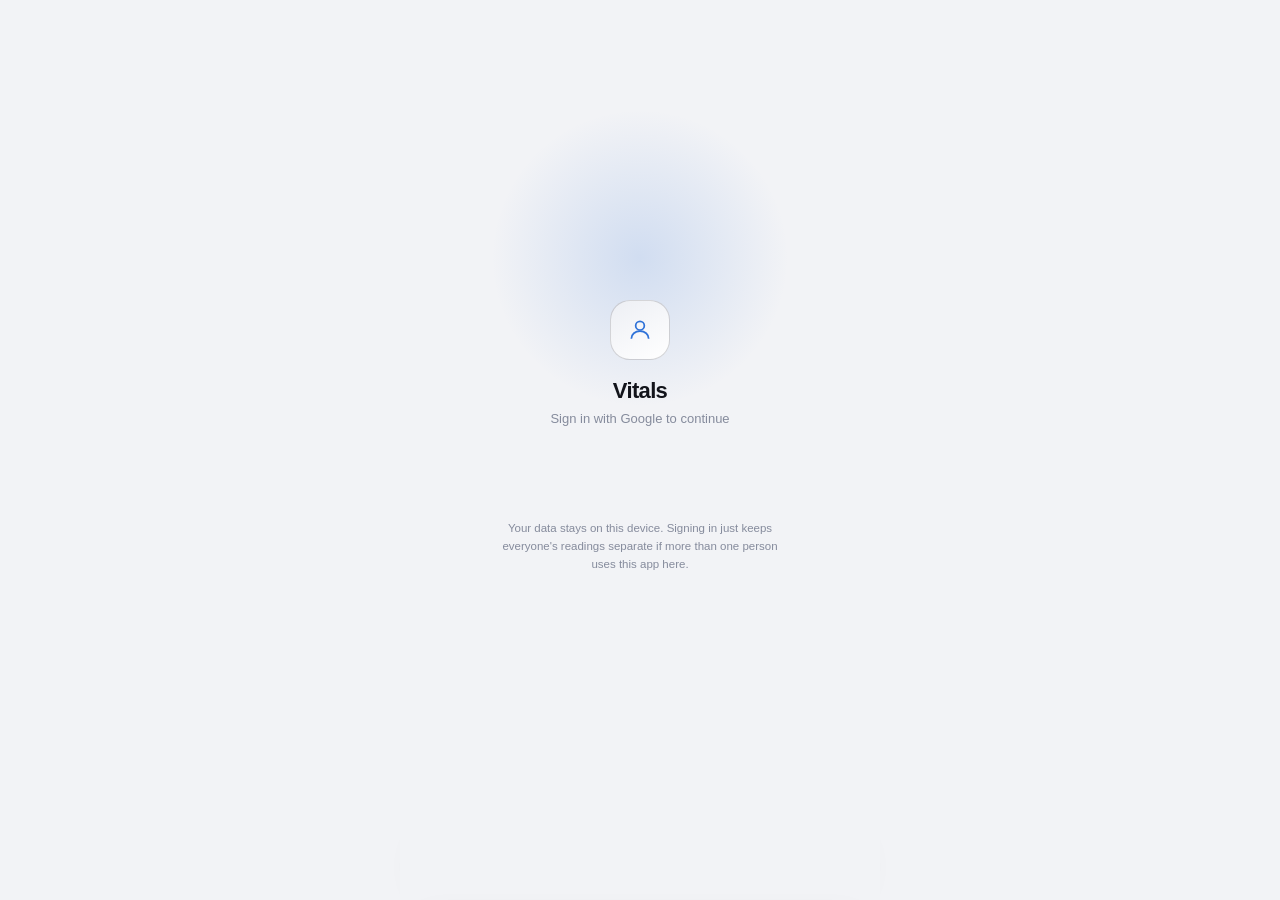
<file: index.html>
<!doctype html>
<html lang="en">
<head>
<meta charset="UTF-8">
<meta name="viewport" content="width=device-width, initial-scale=1, viewport-fit=cover">
<title>Vitals</title>
<meta name="vitals-release" content="20261001.3">
<meta name="description" content="A private, offline-first health log for fluid intake, urine output, blood pressure, sugar, and a medicine adherence checklist.">
<meta name="theme-color" content="#F2F3F6" media="(prefers-color-scheme: light)">
<meta name="theme-color" content="#0A0B0F" media="(prefers-color-scheme: dark)">
<link rel="manifest" href="manifest.json?v=6">
<link rel="icon" type="image/png" sizes="32x32" href="icons/favicon-32.png?v=5">
<link rel="icon" type="image/png" sizes="16x16" href="icons/favicon-16.png?v=5">
<link rel="apple-touch-icon" href="icons/apple-touch-icon.png?v=5">
<meta name="apple-mobile-web-app-capable" content="yes">
<meta name="apple-mobile-web-app-status-bar-style" content="default">
<meta http-equiv="Content-Security-Policy" content="default-src 'self'; script-src 'self' https://accounts.google.com; style-src 'self' 'unsafe-inline' https://fonts.googleapis.com; font-src https://fonts.gstatic.com; img-src 'self' data: https://*.googleusercontent.com; connect-src 'self' https://sheets.googleapis.com https://www.googleapis.com https://accounts.google.com; frame-src https://accounts.google.com; base-uri 'self'; form-action 'self'; object-src 'none';">
<link rel="preconnect" href="https://fonts.googleapis.com">
<link rel="preconnect" href="https://fonts.gstatic.com" crossorigin>
<link href="https://fonts.googleapis.com/css2?family=Manrope:wght@400;500;600;700;800&family=IBM+Plex+Mono:wght@400;500;600&display=swap" rel="stylesheet">
<!-- The ?v= on styles.css/app.js/drive.js below forces phones and GitHub's
     CDN to fetch the new file on the next deploy instead of quietly
     reusing an old cached copy. Bump every one of these numbers (and
     CACHE_NAME in service-worker.js) together on every future update,
     even ones that only touch app.js — a stale cached app.js next to a
     fresh index.html is how a brand-new button can render but do nothing. -->
<link rel="stylesheet" href="styles.css?v=22">
</head>
<body>

<div class="phone">

  <!-- Ambient colour wash behind every glass surface — purely decorative,
       negative z-index keeps it behind all real content (see isolation on
       .phone in styles.css). -->
  <div class="bloom-layer" aria-hidden="true">
    <div class="bloom bloom-a"></div>
    <div class="bloom bloom-b"></div>
    <div class="bloom bloom-c"></div>
  </div>

  <!-- ============ ACCOUNT SIGN-IN GATE ============ -->
  <!-- No "hidden" class by default: covers #lock underneath it (higher
       z-index, see styles.css) until app.js decides an account is already
       active, so there's no flash of the wrong screen on load. -->
  <div class="lock auth-gate" id="auth-gate">
    <div class="lock-icon">
      <svg viewBox="0 0 24 24" fill="none" stroke="currentColor" stroke-width="1.6" width="26" height="26"><circle cx="12" cy="8" r="4"/><path d="M4 20c0-4 3.5-7 8-7s8 3 8 7"/></svg>
    </div>
    <p class="lock-title">Vitals</p>
    <p class="lock-sub">Sign in with Google to continue</p>
    <div id="google-signin-btn" class="google-signin-btn-wrap"></div>
    <p class="auth-gate-note">Your data stays on this device. Signing in just keeps everyone's readings separate if more than one person uses this app here.</p>
    <p class="auth-gate-error" id="auth-gate-error" aria-live="polite"></p>
  </div>

  <!-- ============ LOCK SCREEN ============ -->
  <div class="lock" id="lock">
    <div class="lock-icon">
      <svg viewBox="0 0 24 24" fill="none" stroke="currentColor" stroke-width="1.6" width="26" height="26"><rect x="5" y="10" width="14" height="10" rx="3"/><path d="M8 10V7a4 4 0 0 1 8 0v3"/></svg>
    </div>
    <p class="lock-title">Vitals</p>
    <p class="lock-sub" id="lock-sub">Enter your passcode</p>
    <div class="dots" id="dots">
      <div class="dot"></div><div class="dot"></div><div class="dot"></div><div class="dot"></div>
    </div>
    <div class="keypad" id="keypad">
      <button class="key" data-k="1">1</button><button class="key" data-k="2">2</button><button class="key" data-k="3">3</button>
      <button class="key" data-k="4">4</button><button class="key" data-k="5">5</button><button class="key" data-k="6">6</button>
      <button class="key" data-k="7">7</button><button class="key" data-k="8">8</button><button class="key" data-k="9">9</button>
      <button class="key key-ghost" id="biometric-key"><svg viewBox="0 0 24 24" width="20" height="20" fill="none" stroke="currentColor" stroke-width="1.6"><path d="M12 3a5 5 0 0 0-5 5v2a5 5 0 0 0 10 0v-2a5 5 0 0 0-5-5Z"/><path d="M7 10v2a5 5 0 0 0 5 5"/><path d="M17 10v2a8 8 0 0 1-4 6.9"/><path d="M4 12a8 8 0 0 1 1.3-4.4"/></svg></button>
      <button class="key" data-k="0">0</button><button class="key key-ghost" id="backspace-key"><svg viewBox="0 0 24 24" width="20" height="20" fill="none" stroke="currentColor" stroke-width="1.8"><path d="M9 6h10v12H9l-5-6 5-6Z"/><path d="M13 10l4 4M17 10l-4 4"/></svg></button>
    </div>
  </div>

  <!-- ============ HEADER ============ -->
  <div class="app-header">
    <div class="header-row">
      <div>
        <p class="date" id="today-date">—</p>
        <p class="greeting" id="greeting">Hello</p>
      </div>
      <div style="display:flex;gap:8px;">
        <button class="theme-toggle drive-status-button" id="drive-status-btn" type="button" data-status="disconnected" aria-label="Google Drive: not connected. Open sync options" aria-haspopup="dialog" title="Google Drive: not connected">
          <svg viewBox="0 0 24 24" width="22" height="22" fill="none" stroke="currentColor" stroke-width="1.8" stroke-linejoin="round" aria-hidden="true"><path d="M9 3h6l8 14-3 5H4l-3-5L9 3Z"/><path d="m9 3 8 14H1M15 3 7 17l-3 5M17 17l3 5"/></svg>
        </button>
        <button class="theme-toggle profile-btn" id="profile-btn" aria-label="Profile">
          <svg id="profile-btn-silhouette" viewBox="0 0 24 24" width="16" height="16" fill="none" stroke="currentColor" stroke-width="1.6"><circle cx="12" cy="8" r="4"/><path d="M4 20c0-4 3.5-7 8-7s8 3 8 7"/></svg>
          <img id="profile-btn-photo" class="profile-btn-photo" alt="" hidden>
        </button>
      </div>
    </div>
    <div class="offline-banner" id="offline-banner">
      <svg viewBox="0 0 24 24" width="14" height="14" fill="none" stroke="currentColor" stroke-width="2"><path d="M2 8.5a16 16 0 0 1 20 0M5.5 12a11 11 0 0 1 13 0M9 15.5a6 6 0 0 1 6 0"/><path d="M3 3l18 18"/><circle cx="12" cy="19" r="1" fill="currentColor" stroke="none"/></svg>
      <span>You're offline — new entries save on this device and will back up once you're back online</span>
    </div>
  </div>

  <main>
    <!-- ============ HOME PANEL ============ -->
    <section class="panel active" id="panel-home">
      <div class="grid-wrap" id="home-grid-wrap">
        <button class="home-done-btn" id="home-done-btn" type="button">Done</button>
        <div class="grid" id="home-grid"><!-- cards rendered by app.js --></div>
      </div>
    </section>

    <!-- ============ TRENDS PANEL ============ -->
    <section class="panel" id="panel-trends">
      <div class="section-title" style="margin-top:4px;">
        Trends
        <span class="link" id="trend-range-toggle">Last 7 days</span>
      </div>
      <div id="trend-cards"><!-- rendered by app.js --></div>
    </section>

    <!-- ============ MEDICINES PANEL ============ -->
    <section class="panel" id="panel-medicines">
      <div id="medicines-adherence"><!-- rendered by app.js --></div>
      <div class="section-title">Today</div>
      <div class="trend-card glass-card" id="medicines-today-list" style="padding:4px 16px;">
        <p class="empty-hint">No medicines scheduled for today.</p>
      </div>

      <div class="section-title">
        <button class="collapsible-toggle-inline" id="medicines-list-toggle" aria-expanded="false" aria-controls="medicines-list" type="button">
          All medicines
          <svg class="chevron" id="medicines-list-chevron" viewBox="0 0 24 24" width="16" height="16" fill="none" stroke="currentColor" stroke-width="2"><path d="M9 6l6 6-6 6"/></svg>
        </button>
        <span style="display:flex;gap:14px;">
          <span class="link" id="import-medicines-btn">Import</span>
          <span class="link" id="new-medicine-btn">+ New</span>
        </span>
      </div>
      <div class="trend-card glass-card collapsed" id="medicines-list" style="padding:4px 16px;">
        <p class="empty-hint">No medicines yet.</p>
      </div>
      <details id="medicine-day-history-section">
      <summary class="section-title medicine-history-toggle">Dose history</summary>
      <div class="trend-card medicine-day-history">
        <label class="settings-label" for="medicine-history-date">Choose a date</label>
        <input class="note-input" id="medicine-history-date" type="date">
        <h3 class="medicine-history-heading"><span class="medicine-status-square taken" aria-hidden="true"></span>Taken <span id="medicine-history-taken-count">0</span></h3>
        <div id="medicine-history-taken" aria-live="polite"></div>
        <h3 class="medicine-history-heading"><span class="medicine-status-square skipped" aria-hidden="true"></span>Skipped <span id="medicine-history-skipped-count">0</span></h3>
        <div id="medicine-history-skipped" aria-live="polite"></div>
      </div>
      </details>
      <p class="hint-block" id="notif-hint"></p>
    </section>

    <!-- ============ SETTINGS PANEL ============ -->
    <section class="panel" id="panel-settings">
      <div class="section-title" style="margin-top:4px;">Settings</div>

      <div class="trend-card" style="padding:4px 16px;">
        <div class="settings-row">
          <div class="settings-info"><div class="settings-label">Appearance</div><div class="settings-sub">Match device, or force light/dark</div></div>
          <select class="select-input" id="theme-select">
            <option value="auto">Auto</option>
            <option value="light">Light</option>
            <option value="dark">Dark</option>
          </select>
        </div>
        <div class="settings-row">
          <div class="settings-info"><div class="settings-label">Time format</div><div class="settings-sub">Applies everywhere in the app, including the time picker</div></div>
          <select class="select-input" id="time-format-select">
            <option value="12h">AM/PM</option>
            <option value="24h">24-hour</option>
          </select>
        </div>
        <div class="settings-row">
          <div class="settings-info"><div class="settings-label">App lock</div><div class="settings-sub" id="pin-status-sub">Passcode required to open</div></div>
          <button class="mini-btn" id="change-pin-btn">Change</button>
        </div>
        <div class="settings-row">
          <div class="settings-info"><div class="settings-label">Face / fingerprint unlock</div><div class="settings-sub" id="bio-status-sub">Not set up</div></div>
          <div class="switch" id="bio-toggle"><div class="switch-knob"></div></div>
        </div>
      </div>

      <div class="section-title">Google Drive backup &amp; export</div>
      <div class="trend-card" style="padding:4px 16px;">
        <div class="settings-row" id="drive-sheet-row" style="display:none;">
          <div class="settings-info"><div class="settings-label">Open your Sheet</div><div class="settings-sub" id="drive-sheet-sub">—</div></div>
          <a class="mini-btn" id="drive-sheet-link" href="#" target="_blank" rel="noopener">Open</a>
        </div>
        <div class="settings-row" id="drive-restore-row" style="display:none;">
          <div class="settings-info"><div class="settings-label">Restore from Sheet</div><div class="settings-sub">Pulls in anything already on the Sheet that isn't on this device yet — never removes or overwrites anything newer already here</div></div>
          <button class="mini-btn" id="drive-restore-btn">Restore</button>
        </div>
        <div class="settings-row" id="drive-link-row" style="display:none;">
          <div class="settings-info">
            <div class="settings-label">Already using Vitals elsewhere?</div>
            <div class="settings-sub">Link this device to that Sheet so both stay in sync</div>
          </div>
          <button class="mini-btn" id="drive-link-btn" type="button">Link</button>
        </div>
        <div class="drive-link-form" id="drive-link-form" style="display:none;">
          <input class="note-input" id="drive-link-input" placeholder="Paste the other device's Sheet link" autocomplete="off" autocapitalize="off" spellcheck="false">
          <div class="sheet-btn-row" style="margin-top:2px;">
            <button class="mini-btn" id="drive-link-cancel" type="button" style="flex:1;">Cancel</button>
            <button class="save-btn" id="drive-link-confirm" type="button" style="padding:12px;">Use this sheet</button>
          </div>
          <p class="settings-sub" id="drive-link-status"></p>
        </div>
        <div class="settings-row">
          <div class="settings-info"><div class="settings-label">Export as CSV</div><div class="settings-sub">Download everything stored on this device</div></div>
          <button class="mini-btn" id="export-btn">Export</button>
        </div>
      </div>

      <div class="section-title">
        <button class="collapsible-toggle-inline" id="custom-metrics-toggle" aria-expanded="false" aria-controls="custom-metrics-list" type="button">
          Health parameters
          <svg class="chevron" id="custom-metrics-chevron" viewBox="0 0 24 24" width="16" height="16" fill="none" stroke="currentColor" stroke-width="2"><path d="M9 6l6 6-6 6"/></svg>
        </button>
        <span class="link" id="new-metric-btn">+ Add</span>
      </div>
      <div class="trend-card collapsed" id="custom-metrics-list" style="padding:4px 16px;">
        <p class="empty-hint">No custom parameters yet — add serum creatinine, eGFR, or anything else you want to track.</p>
      </div>

      <button class="collapsible-toggle" id="tab-colors-toggle" aria-expanded="false" aria-controls="tab-colors-list" type="button">
        Tab colors
        <svg class="chevron" id="tab-colors-chevron" viewBox="0 0 24 24" width="16" height="16" fill="none" stroke="currentColor" stroke-width="2"><path d="M9 6l6 6-6 6"/></svg>
      </button>
      <div class="trend-card collapsed" id="tab-colors-list" style="padding:8px 16px;"></div>

      <p class="hint-block">Vitals stores your entries on this device first. Nothing leaves your phone unless you connect Google Drive using the sync icon in the top bar.</p>
    </section>
  </main>

  <!-- ============ TAB BAR ============ -->
  <div class="tabbar">
    <div class="tabbar-inner">
      <button class="tab active" data-tab="home">
        <svg viewBox="0 0 24 24" fill="none" stroke="currentColor" stroke-width="1.8"><path d="M3 11.5 12 4l9 7.5"/><path d="M5 10v9a1 1 0 0 0 1 1h4v-6h4v6h4a1 1 0 0 0 1-1v-9"/></svg>
        Vitals
      </button>
      <button class="tab" data-tab="trends">
        <svg viewBox="0 0 24 24" fill="none" stroke="currentColor" stroke-width="1.8"><path d="M4 19V5M4 19h16M8 15l3-4 3 2 4-6"/></svg>
        Trends
      </button>
      <button class="tab" data-tab="medicines">
        <svg viewBox="0 0 24 24" fill="none" stroke="currentColor" stroke-width="1.8" stroke-linecap="round" stroke-linejoin="round"><rect x="4" y="9.5" width="16" height="7" rx="3.5" transform="rotate(-25 12 13)"/><path d="M9.3 10.3l2.2 5.6" transform="rotate(-25 12 13)"/></svg>
        Medicines
      </button>
      <button class="tab" data-tab="settings">
        <svg viewBox="0 0 24 24" fill="none" stroke="currentColor" stroke-width="1.8"><circle cx="12" cy="12" r="3"/><path d="M4 12h2m12 0h2M12 4v2m0 12v2M6.3 6.3l1.4 1.4m8.6 8.6 1.4 1.4M6.3 17.7l1.4-1.4m8.6-8.6 1.4-1.4"/></svg>
        Settings
      </button>
    </div>
  </div>

  <!-- ============ ADD/EDIT ENTRY SHEET ============ -->
  <div class="sheet-scrim" id="scrim"></div>
  <div class="sheet" id="sheet">
    <div class="sheet-handle"></div>
    <p class="sheet-title" id="sheet-title">Log entry</p>
    <p class="sheet-sub" id="sheet-sub">—</p>
    <div id="sheet-fields"></div>
    <div class="field-label" id="note-field-label">Note (optional)</div>
    <input class="note-input" id="sheet-note" placeholder="e.g. after lunch">
    <div class="sheet-btn-row">
      <button class="delete-btn" id="sheet-delete-btn" style="display:none;">Delete</button>
      <button class="save-btn" id="sheet-save-btn">Done</button>
    </div>
  </div>

  <!-- ============ DETAIL DRILL-DOWN ============ -->
  <div class="detail" id="detail">
    <div class="detail-header">
      <div class="detail-back" id="detail-back">
        <svg viewBox="0 0 24 24" width="16" height="16" fill="none" stroke="currentColor" stroke-width="2"><path d="M15 5l-7 7 7 7"/></svg>
      </div>
      <div class="detail-titles">
        <div class="cat" id="detail-cat">—</div>
        <div class="val" id="detail-val">—</div>
      </div>
    </div>
    <div class="detail-daynav">
      <button class="daynav-btn" id="detail-prev-day" aria-label="Previous day">
        <svg viewBox="0 0 24 24" width="15" height="15" fill="none" stroke="currentColor" stroke-width="2.2"><path d="M15 5l-7 7 7 7"/></svg>
      </button>
      <div class="daynav-label" id="detail-day-label">Today</div>
      <button class="daynav-btn" id="detail-next-day" aria-label="Next day">
        <svg viewBox="0 0 24 24" width="15" height="15" fill="none" stroke="currentColor" stroke-width="2.2"><path d="M9 5l7 7-7 7"/></svg>
      </button>
      <button class="daynav-btn daynav-cal" id="detail-calendar-btn" aria-label="Jump to a date">
        <svg viewBox="0 0 24 24" width="16" height="16" fill="none" stroke="currentColor" stroke-width="1.8"><rect x="3.5" y="5" width="17" height="16" rx="3"/><path d="M3.5 9.5h17M8 3v4M16 3v4"/></svg>
      </button>
      <input type="date" class="daynav-date-hidden" id="detail-date-input" aria-label="Jump to date">
    </div>
    <div class="detail-body-wrap">
      <div class="detail-chart-card" id="detail-chart-card">
        <svg viewBox="0 0 300 120" preserveAspectRatio="none" id="detail-chart"></svg>
      </div>
      <p class="detail-list-title" id="detail-list-title">Today's entries</p>
      <div id="detail-entries"></div>
    </div>
  </div>

  <!-- ============ MEDICINE HISTORY (day-by-day) ============ -->
  <div class="detail" id="medicine-history">
    <div class="detail-header">
      <div class="detail-back" id="medicine-history-back">
        <svg viewBox="0 0 24 24" width="16" height="16" fill="none" stroke="currentColor" stroke-width="2"><path d="M15 5l-7 7 7 7"/></svg>
      </div>
      <div class="detail-titles">
        <div class="cat" id="medicine-history-name">—</div>
        <div class="val" id="medicine-history-dose">—</div>
      </div>
    </div>
    <div class="detail-daynav">
      <button class="daynav-btn" id="medicine-history-prev-day" aria-label="Previous day">
        <svg viewBox="0 0 24 24" width="15" height="15" fill="none" stroke="currentColor" stroke-width="2.2"><path d="M15 5l-7 7 7 7"/></svg>
      </button>
      <div class="daynav-label" id="medicine-history-day-label">Today</div>
      <button class="daynav-btn" id="medicine-history-next-day" aria-label="Next day">
        <svg viewBox="0 0 24 24" width="15" height="15" fill="none" stroke="currentColor" stroke-width="2.2"><path d="M9 5l7 7-7 7"/></svg>
      </button>
      <button class="daynav-btn daynav-cal" id="medicine-history-calendar-btn" aria-label="Jump to a date">
        <svg viewBox="0 0 24 24" width="16" height="16" fill="none" stroke="currentColor" stroke-width="1.8"><rect x="3.5" y="5" width="17" height="16" rx="3"/><path d="M3.5 9.5h17M8 3v4M16 3v4"/></svg>
      </button>
      <input type="date" class="daynav-date-hidden" id="medicine-history-date-input" aria-label="Jump to date">
    </div>
    <div class="detail-body-wrap">
      <div class="trend-card" id="medicine-history-status-card" style="padding:6px 16px;"></div>
    </div>
  </div>

  <!-- ============ MEDICINE SCHEDULE IMPORT (paste-in bulk add) ============ -->
  <div class="detail" id="medicine-import">
    <div class="detail-header">
      <div class="detail-back" id="medicine-import-back">
        <svg viewBox="0 0 24 24" width="16" height="16" fill="none" stroke="currentColor" stroke-width="2"><path d="M15 5l-7 7 7 7"/></svg>
      </div>
      <div class="detail-titles">
        <div class="cat">Medicines</div>
        <div class="val">Import schedule</div>
      </div>
    </div>
    <div class="detail-body-wrap">
      <p class="hint-block" style="padding-top:0;">
        Paste your schedule, one dose time per line, in the form <b>time: medicine, medicine, …</b> — for example:<br>
        <code style="display:block;margin-top:8px;white-space:pre-wrap;font-size:12.5px;line-height:1.6;color:var(--text-dim);">8:00 AM: Tab Pan 40mg, Tab Amlo 5mg
10:00 PM: Tab Ceftum 250mg, Tab Betaloc 25mg</code>
        Each medicine on a line becomes its own entry at that time, set to repeat daily — edit days or delete any of them afterwards from the list below.
      </p>
      <textarea class="note-input import-textarea" id="medicine-import-text" placeholder="8:00 AM: Tab Pan 40mg, Tab Amlo 5mg&#10;10:00 AM: Tab Wysolone 30mg&#10;…" autocapitalize="off" autocorrect="off" spellcheck="false"></textarea>
      <p class="settings-sub" id="medicine-import-status" style="min-height:15px;"></p>
      <div class="sheet-btn-row" style="margin-top:2px;">
        <button class="save-btn" id="medicine-import-btn" type="button">Import</button>
      </div>
    </div>
  </div>

  <!-- ============ PROFILE ============ -->
  <div class="detail" id="profile-page">
    <div class="detail-header">
      <div class="detail-back" id="profile-back">
        <svg viewBox="0 0 24 24" width="16" height="16" fill="none" stroke="currentColor" stroke-width="2"><path d="M15 5l-7 7 7 7"/></svg>
      </div>
      <div class="detail-titles">
        <div class="cat">Vitals</div>
        <div class="val">Profile</div>
      </div>
    </div>
    <div class="detail-body-wrap">
      <div class="profile-photo-row">
        <div class="profile-photo-lg" id="profile-photo-lg">
          <svg viewBox="0 0 24 24" width="34" height="34" fill="none" stroke="currentColor" stroke-width="1.5"><circle cx="12" cy="8" r="4"/><path d="M4 20c0-4 3.5-7 8-7s8 3 8 7"/></svg>
        </div>
      </div>
      <div class="field-label">Name</div>
      <div class="input-row"><input type="text" id="profile-name" placeholder="Your name"></div>
      <div class="field-label">Email</div>
      <div class="input-row"><input type="text" id="profile-email" disabled></div>
      <div class="field-label">Gender <span style="text-transform:none;font-weight:400;">(optional)</span></div>
      <div class="chips" id="profile-gender-chips">
        <div class="chip" data-chip data-gender="female">Female</div>
        <div class="chip" data-chip data-gender="male">Male</div>
        <div class="chip" data-chip data-gender="other">Other</div>
        <div class="chip" data-chip data-gender="">Prefer not to say</div>
      </div>
      <div class="field-label">Age <span style="text-transform:none;font-weight:400;">(optional)</span></div>
      <div class="input-row"><input type="number" id="profile-age" placeholder="—" inputmode="numeric" min="0" max="130"></div>
      <div class="sheet-btn-row" style="margin-top:6px;">
        <button class="save-btn" id="profile-save-btn" type="button">Save</button>
      </div>
      <button class="secondary-btn" id="profile-switch-btn" style="margin-top:10px;width:100%;">Switch account</button>
      <p class="settings-sub" style="text-align:center;margin:8px 0 0;">Keeps this account's data on this device, ready to resume next time.</p>
      <button class="delete-btn" id="profile-signout-btn" style="margin-top:18px;width:100%;">Sign out and delete my data</button>
    </div>
  </div>

  <!-- ============ TREND CHART EXPAND ============ -->
  <div class="chart-expand" id="chart-expand">
    <div class="chart-expand-header">
      <div class="chart-expand-back" id="chart-expand-close">
        <svg viewBox="0 0 24 24" width="16" height="16" fill="none" stroke="currentColor" stroke-width="2"><path d="M6 6l12 12M18 6L6 18"/></svg>
      </div>
      <div class="chart-expand-titles">
        <div class="cat" id="chart-expand-cat">—</div>
        <div class="val" id="chart-expand-val">—</div>
      </div>
      <button class="chart-expand-reset" id="chart-expand-reset-zoom" type="button">Reset zoom</button>
    </div>
    <div class="chart-legend" id="chart-expand-legend" style="padding:0 4px 8px;"></div>
    <div class="chart-expand-body">
      <div class="chart-zoom-viewport" id="chart-zoom-viewport">
        <svg class="chart-zoom-svg" id="chart-expand-svg" viewBox="0 0 640 260" preserveAspectRatio="xMidYMid meet"></svg>
      </div>
      <p class="hint-block" style="text-align:center;">Pinch or scroll to zoom, drag to pan, double-tap to reset</p>
    </div>
  </div>

  <!-- ============ CONFIRM DIALOG (replaces native confirm() for deletes) ============ -->
  <div class="confirm-scrim" id="confirm-scrim"></div>
  <div class="confirm-modal" id="confirm-modal" role="alertdialog" aria-modal="true" aria-labelledby="confirm-modal-title">
    <p class="confirm-modal-title" id="confirm-modal-title">Delete this?</p>
    <p class="confirm-modal-body" id="confirm-modal-body">This can't be undone.</p>
    <div class="confirm-modal-btn-row">
      <button class="confirm-modal-cancel" id="confirm-modal-cancel" type="button">Cancel</button>
      <button class="confirm-modal-confirm" id="confirm-modal-confirm" type="button">Delete</button>
    </div>
  </div>

</div>

<div class="ios-install-banner" id="ios-install-banner">
  <svg viewBox="0 0 24 24" width="18" height="18" fill="none" stroke="currentColor" stroke-width="1.8"><path d="M12 3v12m0 0-4-4m4 4 4-4"/><path d="M5 15v3a2 2 0 0 0 2 2h10a2 2 0 0 0 2-2v-3"/></svg>
  <span>Install Vitals: tap <strong>Share</strong>, then "Add to Home Screen"</span>
  <button class="ios-install-dismiss" id="ios-install-dismiss" type="button" aria-label="Dismiss">✕</button>
</div>

<dialog class="drive-dialog" id="drive-dialog" aria-labelledby="drive-dialog-title">
  <div class="drive-dialog-heading">
    <h2 id="drive-dialog-title">Google Drive sync</h2>
    <button class="mini-btn" id="drive-dialog-close" type="button" aria-label="Close Google Drive sync options">Close</button>
  </div>
  <p class="settings-sub">Choose Connect to sign in with Google and back up your log. Restore and sheet-linking options are available in Settings.</p>
        <div class="settings-row">
          <div class="settings-info"><div class="settings-label" id="drive-status-label"><span id="drive-status-text">Not connected</span><span class="sync-spinner" id="drive-sync-spinner" hidden></span></div><div class="settings-sub" id="drive-status-sub">Sign in to back up your log to a Google Sheet</div></div>
          <button class="mini-btn" id="drive-connect-btn">Connect</button>
        </div>
</dialog>

<script src="https://accounts.google.com/gsi/client" async defer></script>
<script src="drive.js?v=8"></script>
<script src="release-check.js?v=1"></script>
<script src="app.js?v=33"></script>
</body>
</html>
</file>
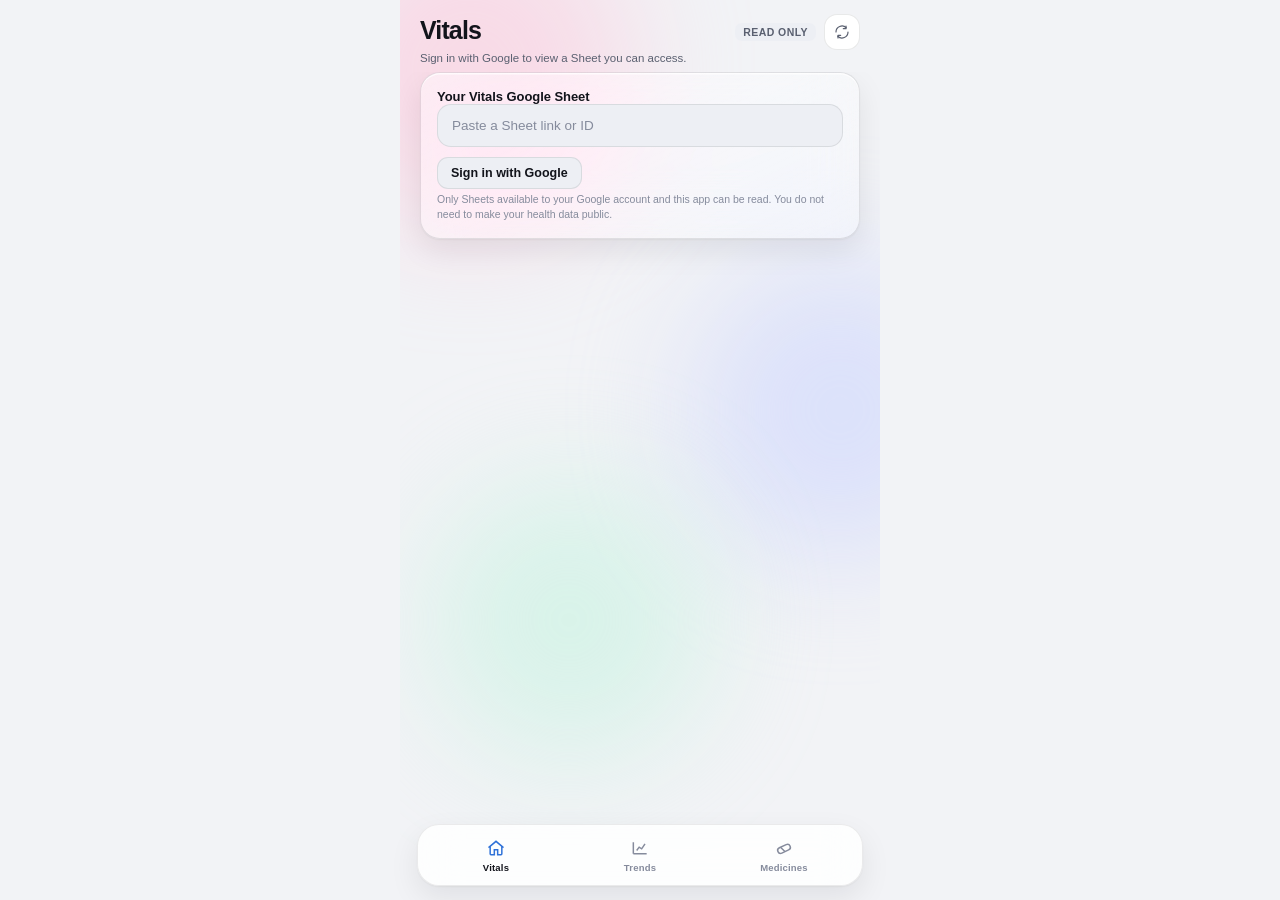
<file: dashboard.html>
<!doctype html>
<html lang="en">
<head>
<meta charset="UTF-8">
<meta name="viewport" content="width=device-width, initial-scale=1, viewport-fit=cover">
<title>Vitals — Dashboard</title>
<meta name="description" content="A read-only view of Vitals health data. Nothing on this page can be edited.">
<meta name="robots" content="noindex, nofollow">
<meta http-equiv="Content-Security-Policy" content="default-src 'self'; script-src 'self' https://accounts.google.com; style-src 'self' 'unsafe-inline' https://fonts.googleapis.com; font-src https://fonts.gstatic.com; img-src 'self' data:; connect-src 'self' https://sheets.googleapis.com https://www.googleapis.com https://accounts.google.com; frame-src https://accounts.google.com; base-uri 'self'; form-action 'self'; object-src 'none';">
<link rel="preconnect" href="https://fonts.googleapis.com">
<link rel="preconnect" href="https://fonts.gstatic.com" crossorigin>
<link href="https://fonts.googleapis.com/css2?family=Manrope:wght@400;500;600;700;800&family=IBM+Plex+Mono:wght@400;500;600&display=swap" rel="stylesheet">
<!-- Same stylesheet the app itself uses — every class below (.card, .tabbar,
     .detail, .dose-row, …) is already styled there, so this page renders
     pixel-for-pixel like the app's own screens, light/dark theme included. -->
<link rel="stylesheet" href="styles.css?v=22">
<style>
  /* The one thing this page needs that the app doesn't. */
  .readonly-badge{
    font-size:10.5px;font-weight:700;letter-spacing:0.04em;text-transform:uppercase;
    padding:3px 8px;border-radius:7px;background:var(--surface-2);color:var(--text-dim);
    align-self:center;
  }
  .dash-status{
    font-size:11.5px;color:var(--text-dim);margin:5px 0 0;line-height:1.45;
  }
  #dash-status.err{color:var(--danger);}
</style>
</head>
<body>

<div class="phone">

  <div class="bloom-layer" aria-hidden="true">
    <div class="bloom bloom-a"></div>
    <div class="bloom bloom-b"></div>
    <div class="bloom bloom-c"></div>
  </div>

  <!-- ============ HEADER ============ -->
  <div class="app-header">
    <div class="header-row">
      <div>
        <p class="greeting">Vitals</p>
        <p class="dash-status" id="dash-status">Loading…</p>
      </div>
      <div style="display:flex;gap:8px;align-items:center;">
        <span class="readonly-badge">Read only</span>
        <button class="theme-toggle" id="refresh-btn" aria-label="Refresh now">
          <svg viewBox="0 0 24 24" width="16" height="16" fill="none" stroke="currentColor" stroke-width="1.8" stroke-linecap="round" stroke-linejoin="round"><path d="M3 12a9 9 0 0 1 15.3-6.4M21 12a9 9 0 0 1-15.3 6.4"/><path d="M18 3v4h-4M6 21v-4h4"/></svg>
        </button>
      </div>
    </div>
  </div>

  <main>
    <div class="trend-card" style="padding:16px;">
      <label class="settings-label" for="dashboard-sheet">Your Vitals Google Sheet</label>
      <input class="note-input" id="dashboard-sheet" placeholder="Paste a Sheet link or ID" autocomplete="off">
      <button class="mini-btn" id="dashboard-connect" type="button" style="margin-top:10px;">Sign in with Google</button>
      <p class="settings-sub">Only Sheets available to your Google account and this app can be read. You do not need to make your health data public.</p>
    </div>
    <!-- ============ HOME PANEL — tap any card to see its full detail ============ -->
    <section class="panel active" id="panel-home">
      <div class="grid" id="home-grid"><!-- cards rendered by dashboard.js --></div>
    </section>

    <!-- ============ TRENDS PANEL ============ -->
    <section class="panel" id="panel-trends">
      <div class="section-title" style="margin-top:4px;">
        Trends
        <span class="link" id="trend-range-toggle">Last 7 days</span>
      </div>
      <div id="trend-cards"><!-- rendered by dashboard.js --></div>
    </section>

    <!-- ============ MEDICINES PANEL ============ -->
    <section class="panel" id="panel-medicines">
      <div class="section-title" style="margin-top:4px;">Today</div>
      <div class="trend-card glass-card" id="medicines-today-list" style="padding:4px 16px;">
        <p class="empty-hint">No medicines scheduled for today.</p>
      </div>

      <div class="section-title">
        <button class="collapsible-toggle-inline" id="medicines-list-toggle" aria-expanded="false" aria-controls="medicines-list" type="button">
          All medicines
          <svg class="chevron" id="medicines-list-chevron" viewBox="0 0 24 24" width="16" height="16" fill="none" stroke="currentColor" stroke-width="2"><path d="M9 6l6 6-6 6"/></svg>
        </button>
      </div>
      <div class="trend-card glass-card collapsed" id="medicines-list" style="padding:4px 16px;">
        <p class="empty-hint">No medicines yet.</p>
      </div>
    </section>
  </main>

  <!-- ============ TAB BAR ============ -->
  <div class="tabbar">
    <div class="tabbar-inner">
      <button class="tab active" data-tab="home">
        <svg viewBox="0 0 24 24" fill="none" stroke="currentColor" stroke-width="1.8"><path d="M3 11.5 12 4l9 7.5"/><path d="M5 10v9a1 1 0 0 0 1 1h4v-6h4v6h4a1 1 0 0 0 1-1v-9"/></svg>
        Vitals
      </button>
      <button class="tab" data-tab="trends">
        <svg viewBox="0 0 24 24" fill="none" stroke="currentColor" stroke-width="1.8"><path d="M4 19V5M4 19h16M8 15l3-4 3 2 4-6"/></svg>
        Trends
      </button>
      <button class="tab" data-tab="medicines">
        <svg viewBox="0 0 24 24" fill="none" stroke="currentColor" stroke-width="1.8" stroke-linecap="round" stroke-linejoin="round"><rect x="4" y="9.5" width="16" height="7" rx="3.5" transform="rotate(-25 12 13)"/><path d="M9.3 10.3l2.2 5.6" transform="rotate(-25 12 13)"/></svg>
        Medicines
      </button>
    </div>
  </div>

  <!-- ============ DETAIL DRILL-DOWN (read-only — no edit/delete) ============ -->
  <div class="detail" id="detail">
    <div class="detail-header">
      <div class="detail-back" id="detail-back">
        <svg viewBox="0 0 24 24" width="16" height="16" fill="none" stroke="currentColor" stroke-width="2"><path d="M15 5l-7 7 7 7"/></svg>
      </div>
      <div class="detail-titles">
        <div class="cat" id="detail-cat">—</div>
        <div class="val" id="detail-val">—</div>
      </div>
    </div>
    <div class="detail-daynav">
      <button class="daynav-btn" id="detail-prev-day" aria-label="Previous day">
        <svg viewBox="0 0 24 24" width="15" height="15" fill="none" stroke="currentColor" stroke-width="2.2"><path d="M15 5l-7 7 7 7"/></svg>
      </button>
      <div class="daynav-label" id="detail-day-label">Today</div>
      <button class="daynav-btn" id="detail-next-day" aria-label="Next day">
        <svg viewBox="0 0 24 24" width="15" height="15" fill="none" stroke="currentColor" stroke-width="2.2"><path d="M9 5l7 7-7 7"/></svg>
      </button>
      <button class="daynav-btn daynav-cal" id="detail-calendar-btn" aria-label="Jump to a date">
        <svg viewBox="0 0 24 24" width="16" height="16" fill="none" stroke="currentColor" stroke-width="1.8"><rect x="3.5" y="5" width="17" height="16" rx="3"/><path d="M3.5 9.5h17M8 3v4M16 3v4"/></svg>
      </button>
      <input type="date" class="daynav-date-hidden" id="detail-date-input" aria-label="Jump to date">
    </div>
    <div class="detail-body-wrap">
      <div class="detail-chart-card" id="detail-chart-card">
        <svg viewBox="0 0 300 120" preserveAspectRatio="none" id="detail-chart"></svg>
      </div>
      <p class="detail-list-title" id="detail-list-title">Today's entries</p>
      <div id="detail-entries"></div>
    </div>
  </div>

  <!-- ============ MEDICINE HISTORY (day-by-day, read-only) ============ -->
  <div class="detail" id="medicine-history">
    <div class="detail-header">
      <div class="detail-back" id="medicine-history-back">
        <svg viewBox="0 0 24 24" width="16" height="16" fill="none" stroke="currentColor" stroke-width="2"><path d="M15 5l-7 7 7 7"/></svg>
      </div>
      <div class="detail-titles">
        <div class="cat" id="medicine-history-name">—</div>
        <div class="val" id="medicine-history-dose">—</div>
      </div>
    </div>
    <div class="detail-daynav">
      <button class="daynav-btn" id="medicine-history-prev-day" aria-label="Previous day">
        <svg viewBox="0 0 24 24" width="15" height="15" fill="none" stroke="currentColor" stroke-width="2.2"><path d="M15 5l-7 7 7 7"/></svg>
      </button>
      <div class="daynav-label" id="medicine-history-day-label">Today</div>
      <button class="daynav-btn" id="medicine-history-next-day" aria-label="Next day">
        <svg viewBox="0 0 24 24" width="15" height="15" fill="none" stroke="currentColor" stroke-width="2.2"><path d="M9 5l7 7-7 7"/></svg>
      </button>
      <button class="daynav-btn daynav-cal" id="medicine-history-calendar-btn" aria-label="Jump to a date">
        <svg viewBox="0 0 24 24" width="16" height="16" fill="none" stroke="currentColor" stroke-width="1.8"><rect x="3.5" y="5" width="17" height="16" rx="3"/><path d="M3.5 9.5h17M8 3v4M16 3v4"/></svg>
      </button>
      <input type="date" class="daynav-date-hidden" id="medicine-history-date-input" aria-label="Jump to date">
    </div>
    <div class="detail-body-wrap">
      <div class="trend-card" id="medicine-history-status-card" style="padding:6px 16px;"></div>
    </div>
  </div>

</div>

<script src="https://accounts.google.com/gsi/client" async defer></script>
<script src="dashboard.js?v=2"></script>
</body>
</html>
</file>
<file: styles.css>
/* =========================================================================
   Vitals — styles.css
   Dark-first. Near-black ground, charcoal cards, jewel-toned parameter
   colours. Words are set in Manrope; every number, unit and timestamp is
   set in IBM Plex Mono, because lab reports and bedside monitors set
   readings in mono and a health log reads better borrowing that.

   Theme structure (three viewer states, not two):
     :root                       -> DARK. The app's primary identity, and
                                    what an unstamped document gets.
     @media (prefers-color-scheme: light) :root:not([data-theme="dark"])
                                 -> light, when Appearance is on Auto and
                                    the phone itself is light.
     :root[data-theme="light"]   -> light, chosen explicitly in Settings.
   Settings writes data-theme="light"/"dark", or removes it for Auto.
   ========================================================================= */

:root{
  --font-display:'Manrope',-apple-system,BlinkMacSystemFont,'Segoe UI',sans-serif;
  --font-body:'Manrope',-apple-system,BlinkMacSystemFont,'Segoe UI',sans-serif;
  --font-mono:'IBM Plex Mono',ui-monospace,SFMono-Regular,Menlo,monospace;

  /* ground */
  --bg:#0A0B0F;
  --surface:#15171F;
  --surface-2:#1D202A;
  --text:#F2F3F7;
  --text-dim:#878CA0;
  --text-dim-2:#5E637A;
  --hairline:rgba(255,255,255,0.075);
  --hairline-2:rgba(255,255,255,0.13);
  --shadow:0 1px 2px rgba(0,0,0,.45), 0 14px 34px rgba(0,0,0,.5);
  --glass:rgba(24,27,36,.86);
  --glass-edge:rgba(255,255,255,0.10);
  --glass-sheen:rgba(255,255,255,0.05);

  /* Real frosted-glass tiles/cards — much more translucent than the tab
     bar's --glass above, because tiles need to show the ambient colour
     wash (--bloom below) behind them, not just blur a flat ground. */
  --tile-glass:rgba(255,255,255,0.075);
  --tile-glass-2:rgba(255,255,255,0.03);
  --tile-glass-edge:rgba(255,255,255,0.20);
  --tile-glass-sheen:rgba(255,255,255,0.16);
  --tile-blur:28px;

  /* semantic */
  --danger:#E4574C;
  --success:#34C3A6;

  /* parameter jewel tones */
  --blue:#4E8FF5;
  --yellow:#E5A83C;
  --red:#E4574C;
  --green:#3FBF7F;
  --orange:#E08348;
  --purple:#9D7BEA;
  --pink:#E2739B;
  --teal:#34C3A6;
  --white:#C9D2E4;

  /* white/moonstone needs no halo on a dark ground */
  --white-halo:rgba(0,0,0,0);
  --white-ink:#12141B;
}

@media (prefers-color-scheme: light){
  :root:not([data-theme="dark"]){
    --bg:#F2F3F6;
    --surface:#FFFFFF;
    --surface-2:#EDEFF4;
    --text:#12141B;
    --text-dim:#5A6070;
    --text-dim-2:#858B9C;
    --hairline:rgba(10,12,20,0.09);
    --hairline-2:rgba(10,12,20,0.16);
    --shadow:0 1px 2px rgba(10,12,20,.05), 0 12px 30px rgba(10,12,20,.08);
    --glass:rgba(255,255,255,.86);
    --glass-edge:rgba(10,12,20,0.08);
    --glass-sheen:rgba(255,255,255,0.6);
    --tile-glass:rgba(255,255,255,0.5);
    --tile-glass-2:rgba(255,255,255,0.3);
    --tile-glass-edge:rgba(10,12,20,0.1);
    --tile-glass-sheen:rgba(255,255,255,0.75);

    --blue:#2F72D8;
    --yellow:#B7801C;
    --red:#CE3F35;
    --green:#1F9A5E;
    --orange:#C4661F;
    --purple:#7A55D0;
    --pink:#C74E7B;
    --teal:#12977C;
    --white:#FFFFFF;

    /* on a white card a white mark would vanish — give it a ring */
    --white-halo:rgba(18,20,27,0.42);
  }
}
:root[data-theme="light"]{
  --bg:#F2F3F6;
  --surface:#FFFFFF;
  --surface-2:#EDEFF4;
  --text:#12141B;
  --text-dim:#5A6070;
  --text-dim-2:#858B9C;
  --hairline:rgba(10,12,20,0.09);
  --hairline-2:rgba(10,12,20,0.16);
  --shadow:0 1px 2px rgba(10,12,20,.05), 0 12px 30px rgba(10,12,20,.08);
  --glass:rgba(255,255,255,.86);
  --glass-edge:rgba(10,12,20,0.08);
  --glass-sheen:rgba(255,255,255,0.6);
  --tile-glass:rgba(255,255,255,0.5);
  --tile-glass-2:rgba(255,255,255,0.3);
  --tile-glass-edge:rgba(10,12,20,0.1);
  --tile-glass-sheen:rgba(255,255,255,0.75);

  --blue:#2F72D8;
  --yellow:#B7801C;
  --red:#CE3F35;
  --green:#1F9A5E;
  --orange:#C4661F;
  --purple:#7A55D0;
  --pink:#C74E7B;
  --teal:#12977C;
  --white:#FFFFFF;

  --white-halo:rgba(18,20,27,0.42);
}

*{box-sizing:border-box;-webkit-tap-highlight-color:transparent;}
html,body{margin:0;padding:0;}
body{
  background:var(--bg);
  color:var(--text);
  font-family:var(--font-body);
  -webkit-font-smoothing:antialiased;
  display:flex;
  justify-content:center;
  min-height:100vh;
  min-height:100dvh;
}
@media (prefers-reduced-motion: reduce){
  *{animation-duration:0.001ms !important; transition-duration:0.001ms !important;}
}
:focus-visible{outline:2px solid var(--blue);outline-offset:2px;border-radius:8px;}
button{font-family:inherit;color:inherit;}

.phone{
  width:100%;
  max-width:480px;
  height:100vh;
  height:100dvh;
  overflow:hidden; /* app-shell: header + tabbar stay put, main scrolls internally
                       so the Home grid below can fill it exactly with no page scroll */
  background:var(--bg);
  position:relative;
  isolation:isolate; /* scopes .bloom-layer's negative z-index to this box */
  display:flex;
  flex-direction:column;
}

/* Ambient colour wash behind every glass surface — the whole trick behind
   convincing glassmorphism: without something behind it, a frosted panel
   is just a dim grey box. Negative z-index + .phone's isolation above keeps
   this behind all real content without needing to touch every element's
   own z-index. Drifts slowly; off entirely under reduced motion. */
.bloom-layer{position:absolute;inset:0;overflow:hidden;pointer-events:none;z-index:-1;}
/* Independent free-floating pastel blobs: each drifts its own slow path AND
   sweeps a hue-rotate through the full spectrum, so a single flat pastel
   base color reads as a continuously, gently "morphing" glow — a lava-lamp
   wash rather than a fixed-color splash. transform and filter are separate
   properties so the two animations run concurrently without conflict. */
.bloom{position:absolute;border-radius:50%;filter:blur(60px) hue-rotate(0deg);will-change:transform,filter;}
/* Big, fast enough to actually read as motion through a 28px backdrop-blur
   glass tile -- the original 14-20px drift over 26-36s was smoothed away to
   nothing by the blur. Large amplitude (70-110px) + a shorter loop is what
   survives being seen through frosted glass, on every screen alike since
   .bloom-layer sits behind all of them identically. */
.bloom-a{width:320px;height:320px;top:-90px;left:-90px;background:#FFC2D8;opacity:.38;animation:bloomA 14s ease-in-out infinite alternate,hueDriftA 20s linear infinite;}
.bloom-b{width:300px;height:300px;top:260px;right:-110px;background:#C6D0FF;opacity:.34;animation:bloomB 17s ease-in-out infinite alternate,hueDriftB 24s linear infinite;}
.bloom-c{width:280px;height:280px;bottom:140px;left:6%;background:#BFF3DD;opacity:.30;animation:bloomC 19s ease-in-out infinite alternate,hueDriftC 28s linear infinite;}
@keyframes bloomA{0%{transform:translate(0,0) scale(1);}100%{transform:translate(95px,75px) scale(1.22);}}
@keyframes bloomB{0%{transform:translate(0,0) scale(1);}100%{transform:translate(-85px,-65px) scale(0.85);}}
@keyframes bloomC{0%{transform:translate(0,0) scale(1);}100%{transform:translate(75px,-95px) scale(1.2);}}
@keyframes hueDriftA{0%{filter:blur(60px) hue-rotate(0deg);}100%{filter:blur(60px) hue-rotate(360deg);}}
@keyframes hueDriftB{0%{filter:blur(60px) hue-rotate(90deg);}100%{filter:blur(60px) hue-rotate(450deg);}}
@keyframes hueDriftC{0%{filter:blur(60px) hue-rotate(200deg);}100%{filter:blur(60px) hue-rotate(560deg);}}
@media (prefers-color-scheme: light){ :root:not([data-theme="dark"]) .bloom{opacity:.5;} }
:root[data-theme="light"] .bloom{opacity:.5;}
@media (prefers-reduced-motion: reduce){ .bloom{animation:none !important;} }

/* =========================================================================
   LOCK SCREEN
   ========================================================================= */
.lock{
  position:fixed;inset:0;z-index:200;background:var(--bg);
  display:flex;flex-direction:column;align-items:center;justify-content:center;
  padding:30px 24px calc(30px + env(safe-area-inset-bottom));
  max-width:480px;margin:0 auto;
  animation:lockFadeIn .3s ease-out;
}
@keyframes lockFadeIn{from{opacity:0;}to{opacity:1;}}
/* Fingerprint/Face auto-prompt fires a beat after this (see startLockFlow
   in app.js) -- without a settle-in like this the screen used to snap
   straight to visible with the OS sensor sheet piling on top almost
   instantly, which read as that prompt just abruptly appearing out of
   nowhere rather than "the app is asking you to unlock it." */
@keyframes lockContentIn{from{opacity:0;transform:translateY(10px) scale(.94);}to{opacity:1;transform:none;}}
.lock-icon{animation:lockContentIn .4s cubic-bezier(.2,.9,.3,1) backwards;}
.lock-title{animation:lockContentIn .4s cubic-bezier(.2,.9,.3,1) .05s backwards;}
.lock-sub{animation:lockContentIn .4s cubic-bezier(.2,.9,.3,1) .1s backwards;}
.lock::before{
  content:"";position:absolute;top:12%;left:50%;transform:translateX(-50%);
  width:min(78vw,300px);height:min(78vw,300px);border-radius:50%;pointer-events:none;
  background:radial-gradient(circle,color-mix(in srgb,var(--blue) 17%,transparent) 0%,transparent 70%);
}
.lock.hidden{display:none;}
/* Sits on top of .lock (higher z-index) until an account is active — see
   the comment on #auth-gate in index.html. */
.auth-gate{z-index:210;}
.google-signin-btn-wrap{margin-top:26px;min-height:44px;}
.auth-gate-note{
  font-size:11.5px;color:var(--text-dim-2);text-align:center;line-height:1.55;
  margin:24px 0 0;max-width:280px;position:relative;
}
.auth-gate-error{font-size:12.5px;color:var(--danger);text-align:center;margin:10px 0 0;min-height:16px;position:relative;}
.lock-icon{
  width:60px;height:60px;border-radius:20px;position:relative;
  background:linear-gradient(150deg,var(--surface-2),var(--surface));
  border:1px solid var(--hairline-2);
  display:flex;align-items:center;justify-content:center;color:var(--blue);
}
.lock-title{
  font-family:var(--font-display);font-size:22px;font-weight:800;letter-spacing:-.03em;
  margin:18px 0 0;position:relative;
}
.lock-sub{
  font-size:13px;color:var(--text-dim-2);margin:7px 0 0;position:relative;text-align:center;
}
.dots{display:flex;gap:14px;margin-top:28px;position:relative;}
.dot{
  width:11px;height:11px;border-radius:50%;
  border:1.5px solid var(--hairline-2);transition:background .15s ease,border-color .15s ease;
}
.dot.filled{background:var(--blue);border-color:var(--blue);}
.dot.err{background:var(--danger);border-color:var(--danger);}
.keypad{
  display:grid;grid-template-columns:repeat(3,1fr);gap:13px;margin-top:34px;
  width:100%;max-width:250px;position:relative;
}
.key{
  height:60px;border-radius:20px;border:1px solid var(--hairline);
  background:var(--surface);color:var(--text);
  font-family:var(--font-mono);font-size:21px;font-weight:400;
  display:flex;align-items:center;justify-content:center;cursor:pointer;
  transition:transform .08s ease,background .12s ease;
}
.key:active{transform:scale(.95);background:var(--surface-2);}
.key-ghost{background:transparent;border-color:transparent;color:var(--text-dim);}

/* =========================================================================
   HEADER
   ========================================================================= */
.app-header{padding:calc(14px + env(safe-area-inset-top)) 20px 6px;flex-shrink:0;}
.header-row{display:flex;align-items:flex-start;justify-content:space-between;gap:12px;}
.date{
  font-family:var(--font-mono);font-size:9.5px;font-weight:500;letter-spacing:.15em;
  text-transform:uppercase;color:var(--text-dim-2);margin:0;
}
.greeting{
  font-family:var(--font-display);font-size:25px;font-weight:800;letter-spacing:-.035em;
  margin:3px 0 0;line-height:1.1;
}
.theme-toggle{
  width:36px;height:36px;border-radius:13px;flex-shrink:0;
  background:var(--surface);border:1px solid var(--hairline);color:var(--text-dim);
  display:flex;align-items:center;justify-content:center;cursor:pointer;
  transition:transform .08s ease;
}
.theme-toggle:active{transform:scale(.93);}
.profile-btn{padding:0;overflow:hidden;}
.profile-btn-photo{width:100%;height:100%;object-fit:cover;border-radius:inherit;}
.profile-photo-row{display:flex;justify-content:center;margin:6px 0 22px;}
.profile-photo-lg{
  width:84px;height:84px;border-radius:50%;overflow:hidden;flex-shrink:0;
  background:linear-gradient(150deg,var(--surface-2),var(--surface));
  border:1px solid var(--hairline-2);color:var(--text-dim);
  display:flex;align-items:center;justify-content:center;
}
.profile-photo-lg img{width:100%;height:100%;object-fit:cover;}

main{flex:1;min-height:0;overflow-y:auto;padding:0 20px calc(104px + env(safe-area-inset-bottom));}

/* Home is the one panel that fills the screen exactly rather than scrolling —
   every other panel keeps normal document flow inside main's own scroll. */
#panel-home.active{display:flex;flex-direction:column;height:100%;}
#panel-home.active > .grid-wrap{flex:1;min-height:0;display:flex;flex-direction:column;}
/* Home never needs to scroll -- it's sized to exactly fill main -- so make
   sure it never grows a scrollbar. Without this, a scrollbar reserves a few
   pixels of width from main, which then throws off the grid's own right
   edge and confuses the gap-fill measurement in app.js. */
main:has(> #panel-home.active){overflow:hidden;}

.section-title{
  display:flex;align-items:center;justify-content:space-between;gap:10px;
  font-family:var(--font-mono);font-size:9.5px;font-weight:500;letter-spacing:.15em;
  text-transform:uppercase;color:var(--text-dim-2);
  margin:26px 0 11px;
}
.section-title span.link{
  font-family:var(--font-body);font-weight:700;font-size:12.5px;letter-spacing:0;
  text-transform:none;color:var(--blue);cursor:pointer;
}

/* =========================================================================
   HOME — bifurcated parameter tiles, two per row.
   Top half logs a reading, bottom half opens that parameter's history.
   ========================================================================= */
.grid{
  display:grid;grid-template-columns:1fr 1fr;grid-auto-rows:1fr;grid-auto-flow:row dense;
  gap:10px;margin-top:40px;touch-action:pan-y;flex:1;min-height:0;
}
.card{
  position:relative;isolation:isolate;overflow:hidden;border-radius:18px;min-height:0;
  background:linear-gradient(155deg,var(--tile-glass),var(--tile-glass-2));
  -webkit-backdrop-filter:blur(var(--tile-blur)) saturate(180%);
  backdrop-filter:blur(var(--tile-blur)) saturate(180%);
  border:1px solid var(--tile-glass-edge);display:flex;flex-direction:column;
  box-shadow:var(--shadow), inset 0 1.5px 0 var(--tile-glass-sheen);
  transition:transform .16s cubic-bezier(.2,.9,.3,1), box-shadow .16s ease;
}
.card[data-size="full"],.card[data-size="full-tall"]{grid-column:1 / -1;}
.card[data-size="tall"],.card[data-size="full-tall"]{grid-row:span 2;}
/* Tiles settle in on the very first Home render only (see homeGridAnimated
   in app.js) — a one-time flourish, not replayed on every data refresh. */
@keyframes tileIn{from{opacity:0;transform:translateY(10px) scale(.95);}to{opacity:1;transform:none;}}
.card.tile-in{animation:tileIn .5s cubic-bezier(.2,.9,.3,1) backwards;}
@media (prefers-reduced-motion: reduce){ .card.tile-in{animation:none;} }
.card-top{
  height:44px;flex-shrink:0;width:100%;border:none;cursor:pointer;
  display:flex;align-items:center;justify-content:space-between;padding:0 12px;
  position:relative;z-index:2;transition:filter .12s ease;
  border-bottom:1px solid var(--hairline);
}
.card-top:active{filter:brightness(1.25);}
.card-icon{display:flex;align-items:center;}
.card-icon svg{width:18px;height:18px;}
.card-plus{
  width:25px;height:25px;border-radius:9px;flex-shrink:0;
  display:flex;align-items:center;justify-content:center;
  font-family:var(--font-body);font-size:17px;font-weight:700;line-height:1;
  color:var(--bg);
}
.card-bottom{
  position:relative;z-index:2;
  flex:1;width:100%;border:none;background:transparent;cursor:pointer;
  padding:10px 12px 11px;text-align:left;
  display:flex;flex-direction:column;transition:background .12s ease;
}
.card-bottom:active{background:var(--surface-2);}
.card-label{font-size:11px;font-weight:650;color:var(--text-dim);letter-spacing:-.005em;}
.card-value{
  font-family:var(--font-mono);font-variant-numeric:tabular-nums;
  font-size:23px;font-weight:500;letter-spacing:-.04em;line-height:1.15;
  margin-top:3px;color:var(--text);
}
.card[data-size="full"] .card-value{font-size:29px;}
.card[data-size="tall"] .card-value,.card[data-size="full-tall"] .card-value{font-size:34px;}
.card-value small{font-size:10px;color:var(--text-dim-2);margin-left:3px;letter-spacing:0;}
.card-time{
  font-family:var(--font-mono);font-size:8.5px;letter-spacing:.07em;text-transform:uppercase;
  color:var(--text-dim-2);margin-top:auto;padding-top:6px;
}

/* per-parameter tinting of the logging half, plus a soft glow of the same
   colour under the whole tile — "backlit glass" rather than a flat shadow. */
.card.blue   .card-top{background:linear-gradient(150deg,color-mix(in srgb,var(--blue) 46%,transparent),color-mix(in srgb,var(--blue) 14%,transparent));border-bottom-color:color-mix(in srgb,var(--blue) 26%,transparent);}
.card.blue   .card-icon{color:var(--blue);}
.card.blue   .card-plus{background:var(--blue);}
.card.blue{box-shadow:var(--shadow), inset 0 1.5px 0 var(--tile-glass-sheen), 0 10px 24px -10px color-mix(in srgb,var(--blue) 55%,transparent);}
.card.yellow .card-top{background:linear-gradient(150deg,color-mix(in srgb,var(--yellow) 46%,transparent),color-mix(in srgb,var(--yellow) 14%,transparent));border-bottom-color:color-mix(in srgb,var(--yellow) 26%,transparent);}
.card.yellow .card-icon{color:var(--yellow);}
.card.yellow .card-plus{background:var(--yellow);}
.card.yellow{box-shadow:var(--shadow), inset 0 1.5px 0 var(--tile-glass-sheen), 0 10px 24px -10px color-mix(in srgb,var(--yellow) 55%,transparent);}
.card.red    .card-top{background:linear-gradient(150deg,color-mix(in srgb,var(--red) 46%,transparent),color-mix(in srgb,var(--red) 14%,transparent));border-bottom-color:color-mix(in srgb,var(--red) 26%,transparent);}
.card.red    .card-icon{color:var(--red);}
.card.red    .card-plus{background:var(--red);}
.card.red{box-shadow:var(--shadow), inset 0 1.5px 0 var(--tile-glass-sheen), 0 10px 24px -10px color-mix(in srgb,var(--red) 55%,transparent);}
.card.green  .card-top{background:linear-gradient(150deg,color-mix(in srgb,var(--green) 46%,transparent),color-mix(in srgb,var(--green) 14%,transparent));border-bottom-color:color-mix(in srgb,var(--green) 26%,transparent);}
.card.green  .card-icon{color:var(--green);}
.card.green  .card-plus{background:var(--green);}
.card.green{box-shadow:var(--shadow), inset 0 1.5px 0 var(--tile-glass-sheen), 0 10px 24px -10px color-mix(in srgb,var(--green) 55%,transparent);}
.card.orange .card-top{background:linear-gradient(150deg,color-mix(in srgb,var(--orange) 46%,transparent),color-mix(in srgb,var(--orange) 14%,transparent));border-bottom-color:color-mix(in srgb,var(--orange) 26%,transparent);}
.card.orange .card-icon{color:var(--orange);}
.card.orange .card-plus{background:var(--orange);}
.card.orange{box-shadow:var(--shadow), inset 0 1.5px 0 var(--tile-glass-sheen), 0 10px 24px -10px color-mix(in srgb,var(--orange) 55%,transparent);}
.card.purple .card-top{background:linear-gradient(150deg,color-mix(in srgb,var(--purple) 46%,transparent),color-mix(in srgb,var(--purple) 14%,transparent));border-bottom-color:color-mix(in srgb,var(--purple) 26%,transparent);}
.card.purple .card-icon{color:var(--purple);}
.card.purple .card-plus{background:var(--purple);}
.card.purple{box-shadow:var(--shadow), inset 0 1.5px 0 var(--tile-glass-sheen), 0 10px 24px -10px color-mix(in srgb,var(--purple) 55%,transparent);}
.card.pink   .card-top{background:linear-gradient(150deg,color-mix(in srgb,var(--pink) 46%,transparent),color-mix(in srgb,var(--pink) 14%,transparent));border-bottom-color:color-mix(in srgb,var(--pink) 26%,transparent);}
.card.pink   .card-icon{color:var(--pink);}
.card.pink   .card-plus{background:var(--pink);}
.card.pink{box-shadow:var(--shadow), inset 0 1.5px 0 var(--tile-glass-sheen), 0 10px 24px -10px color-mix(in srgb,var(--pink) 55%,transparent);}
.card.teal   .card-top{background:linear-gradient(150deg,color-mix(in srgb,var(--teal) 46%,transparent),color-mix(in srgb,var(--teal) 14%,transparent));border-bottom-color:color-mix(in srgb,var(--teal) 26%,transparent);}
.card.teal   .card-icon{color:var(--teal);}
.card.teal   .card-plus{background:var(--teal);}
.card.teal{box-shadow:var(--shadow), inset 0 1.5px 0 var(--tile-glass-sheen), 0 10px 24px -10px color-mix(in srgb,var(--teal) 55%,transparent);}
.card.white  .card-top{background:linear-gradient(150deg,color-mix(in srgb,var(--white) 40%,transparent),color-mix(in srgb,var(--white) 12%,transparent));border-bottom-color:color-mix(in srgb,var(--white) 24%,transparent);}
.card.white  .card-icon{color:var(--white-ink);}
.card.white  .card-plus{background:var(--white);color:var(--white-ink);}
.card.white{box-shadow:var(--shadow), inset 0 1.5px 0 var(--tile-glass-sheen), 0 10px 24px -10px color-mix(in srgb,var(--white) 45%,transparent);}

/* ---- Edit mode: long-press any Home tile to move or resize it ---- */
.grid-wrap{position:relative;}
.home-done-btn{
  /* Anchored inside grid-wrap's own box (not above it) — main now scrolls
     internally (overflow-y:auto) so anything positioned outside its
     ancestor's bounds would get clipped and silently stop receiving taps. */
  position:absolute;top:4px;right:4px;z-index:5;padding:7px 16px;border-radius:99px;
  background:var(--blue);color:#fff;font-family:var(--font-body);font-size:12px;font-weight:750;
  border:none;cursor:pointer;box-shadow:0 8px 20px -6px color-mix(in srgb,var(--blue) 60%,transparent);
  opacity:0;pointer-events:none;transform:translateY(-6px);transition:opacity .18s ease,transform .18s ease;
}
.home-done-btn.show{opacity:1;pointer-events:auto;transform:none;}
@keyframes wiggleA{0%,100%{transform:rotate(-1deg);}50%{transform:rotate(1deg);}}
@keyframes wiggleB{0%,100%{transform:rotate(1deg);}50%{transform:rotate(-1deg);}}
.grid.edit-mode .card:not(.dragging){animation:wiggleA .24s ease-in-out infinite;}
.grid.edit-mode .card:not(.dragging):nth-child(even){animation-name:wiggleB;animation-delay:-.12s;}
@media (prefers-reduced-motion: reduce){ .grid.edit-mode .card{animation:none;} }
.card.dragging{z-index:20;box-shadow:0 26px 50px -12px rgba(0,0,0,.5);cursor:grabbing;}
.edit-resize{
  position:absolute;top:6px;right:6px;z-index:3;width:22px;height:22px;border-radius:50%;
  background:rgba(8,9,13,.55);-webkit-backdrop-filter:blur(6px);backdrop-filter:blur(6px);
  border:1px solid rgba(255,255,255,.22);display:flex;align-items:center;justify-content:center;
  color:#fff;cursor:pointer;opacity:0;transform:scale(.7);pointer-events:none;
  transition:opacity .15s ease,transform .15s ease;
}
/* Invisible outside edit mode — without this it silently sits on top of
   the card-top "+" button and would steal its taps even when hidden. */
.grid.edit-mode .edit-resize{opacity:1;transform:scale(1);pointer-events:auto;}
.edit-resize svg{width:11px;height:11px;}

/* A white mark disappears on a white card in light mode; these give it an
   outline. Both are no-ops in dark mode, where --white-halo is transparent. */
.tone-white-line{filter:drop-shadow(0 0 .6px var(--white-halo)) drop-shadow(0 0 .6px var(--white-halo));}
.tone-white-fill{box-shadow:inset 0 0 0 1.5px var(--white-halo);}

/* =========================================================================
   TRENDS
   ========================================================================= */
.trend-card{
  position:relative;isolation:isolate;overflow:hidden;
  padding:15px 16px 10px;border-radius:20px;
  background:linear-gradient(155deg,var(--tile-glass),var(--tile-glass-2));
  -webkit-backdrop-filter:blur(var(--tile-blur)) saturate(180%);
  backdrop-filter:blur(var(--tile-blur)) saturate(180%);
  border:1px solid var(--tile-glass-edge);margin-bottom:11px;
  box-shadow:var(--shadow), inset 0 1.5px 0 var(--tile-glass-sheen);
}
.trend-card > *{position:relative;z-index:1;}
.trend-card[data-open-chart]{cursor:pointer;transition:transform .1s ease;}
.trend-card[data-open-chart]:active{transform:scale(.985);}
.trend-head{display:flex;align-items:center;justify-content:space-between;gap:10px;}
.trend-name{
  display:flex;align-items:center;gap:8px;
  font-family:var(--font-display);font-size:12.5px;font-weight:700;letter-spacing:-.01em;
}
.trend-range{font-family:var(--font-mono);font-size:9.5px;letter-spacing:.06em;text-transform:uppercase;color:var(--text-dim-2);}
.trend-current{
  font-family:var(--font-mono);font-variant-numeric:tabular-nums;
  font-size:24px;font-weight:500;letter-spacing:-.035em;margin-top:9px;
}
.trend-chart{display:block;width:100%;height:126px;margin-top:8px;overflow:visible;}
.trend-chart .time-label{font-family:var(--font-mono);font-size:9px;fill:var(--text-dim-2);}
.trend-chart .point-label{
  font-family:var(--font-mono);font-size:9.5px;fill:var(--text-dim);font-variant-numeric:tabular-nums;
}

/* Legend for the two parameters that plot more than one line (BP:
   systolic+diastolic; sugar: fasting/before/after) — each line is the same
   parameter colour at a different opacity, so the legend dot uses the exact
   same opacity to match what's drawn. */
.chart-legend{display:flex;gap:14px;flex-wrap:wrap;margin-top:6px;}
.chart-legend span{
  display:inline-flex;align-items:center;gap:5px;
  font-family:var(--font-mono);font-size:9.5px;color:var(--text-dim);letter-spacing:.02em;
}
.chart-legend i{width:8px;height:8px;border-radius:50%;flex-shrink:0;}

/* Movement against the previous period. Deliberately neutral: the arrow
   takes the parameter's own colour and nothing here is green or red,
   because whether a rise is good or bad is a clinical call this app is in
   no position to make. */
.trend-delta{
  display:inline-flex;align-items:center;gap:4px;white-space:nowrap;
  font-family:var(--font-mono);font-size:10px;font-weight:500;
  padding:3px 7px;border-radius:6px;
  color:var(--text-dim);background:var(--surface-2);
}
.trend-delta.flat{color:var(--text-dim-2);}

.empty-hint, .hint-block{
  font-size:12.5px;line-height:1.55;color:var(--text-dim-2);margin:0;padding:14px 0;
}
.hint-block{padding:16px 2px 4px;}

.glass-card{position:relative;overflow:hidden;}
.glass-card::before{
  content:"";position:absolute;inset:0;pointer-events:none;
  background:linear-gradient(180deg,var(--glass-sheen),transparent 55%);
}
.glass-card > *{position:relative;z-index:1;}

/* =========================================================================
   MEDICINES
   ========================================================================= */
.adherence{
  display:flex;align-items:center;gap:16px;margin-top:14px;
  padding:16px 18px;border-radius:22px;
  background:linear-gradient(150deg,color-mix(in srgb,var(--teal) 9%,var(--surface)),var(--surface));
  border:1px solid var(--hairline);box-shadow:var(--shadow);
}
.adherence-ring{width:60px;height:60px;flex-shrink:0;}
.adherence-text{display:flex;flex-direction:column;min-width:0;}
.adherence-text .n{font-family:var(--font-display);font-size:18px;font-weight:750;letter-spacing:-.02em;}
.adherence-text .s{font-size:11.5px;color:var(--text-dim);margin-top:3px;line-height:1.45;}

.alarm-row{
  display:flex;align-items:center;gap:12px;padding:13px 2px;
  border-bottom:1px solid var(--hairline);
}
.alarm-row:last-child{border-bottom:none;}
.alarm-dot{width:8px;height:8px;border-radius:50%;background:var(--teal);flex-shrink:0;}
.alarm-dot.off{background:var(--text-dim-2);opacity:.5;}
.alarm-info{min-width:0;flex:1;cursor:pointer;}
.alarm-label{font-size:13px;font-weight:650;letter-spacing:-.01em;}
.alarm-sub{font-family:var(--font-mono);font-size:10px;color:var(--text-dim-2);margin-top:3px;letter-spacing:.03em;}
.alarm-time{font-family:var(--font-mono);font-size:12px;color:var(--text-dim);}
.alarm-actions{display:flex;align-items:center;gap:8px;}
.alarm-edit{
  background:none;border:none;color:var(--text-dim-2);cursor:pointer;padding:5px;
  display:flex;align-items:center;justify-content:center;border-radius:9px;
}
.alarm-edit:active{background:var(--surface-2);}

.switch{
  width:42px;height:24px;border-radius:13px;background:var(--surface-2);
  border:1px solid var(--hairline);position:relative;flex-shrink:0;cursor:pointer;
  transition:background .16s ease;
}
.switch.on{background:var(--teal);border-color:var(--teal);}
.switch-knob{
  position:absolute;top:2px;left:2px;width:18px;height:18px;border-radius:50%;
  background:#fff;transition:left .16s ease;box-shadow:0 1px 3px rgba(0,0,0,.35);
}
.switch.on .switch-knob{left:21px;}

.dose-time-header{display:flex;align-items:center;gap:10px;margin:18px 0 8px;}
.dose-time-header:first-child{margin-top:6px;}
.dose-time-header span{
  font-family:var(--font-mono);font-size:9.5px;font-weight:500;letter-spacing:.14em;
  text-transform:uppercase;color:var(--text-dim-2);
}
.dose-time-header::after{content:"";flex:1;height:1px;background:var(--hairline);}

.dose-row{
  display:flex;align-items:center;gap:12px;padding:11px 2px;
  border-bottom:1px solid var(--hairline);
}
.dose-row:last-child{border-bottom:none;}
.dose-check{
  width:26px;height:26px;border-radius:9px;flex-shrink:0;cursor:pointer;
  display:flex;align-items:center;justify-content:center;
  background:transparent;border:1.5px solid var(--hairline-2);color:transparent;
  transition:background .14s ease,border-color .14s ease;
}
.dose-check.taken{background:var(--teal);border-color:var(--teal);color:var(--bg);}
.dose-check.skipped{background:var(--text-dim-2);border-color:var(--text-dim-2);color:var(--bg);opacity:.65;}
.dose-check.overdue{border-color:var(--danger);background:color-mix(in srgb,var(--danger) 12%,transparent);}
.dose-skip{
  margin-left:auto;background:transparent;border:1px solid var(--hairline);
  border-radius:10px;padding:6px 11px;cursor:pointer;
  font-family:var(--font-body);font-size:11.5px;font-weight:650;color:var(--text-dim);
}
.dose-skip:active{background:var(--surface-2);}

/* =========================================================================
   SETTINGS — grouped inset lists
   ========================================================================= */
.settings-row{
  display:flex;align-items:center;gap:12px;padding:13px 2px;
  border-bottom:1px solid var(--hairline);
}
.settings-row:last-child{border-bottom:none;}
.settings-info{min-width:0;flex:1;}
.settings-label{
  display:flex;align-items:center;gap:8px;
  font-size:13px;font-weight:650;letter-spacing:-.005em;
}
.settings-sub{font-size:10.5px;color:var(--text-dim-2);margin:3px 0 0;line-height:1.4;}
.select-input{
  background:var(--surface-2);border:1px solid var(--hairline);color:var(--text);
  border-radius:11px;padding:8px 11px;font-family:var(--font-body);font-size:12.5px;
  font-weight:600;cursor:pointer;
}
.mini-btn{
  background:var(--surface-2);border:1px solid var(--hairline);color:var(--text);
  border-radius:11px;padding:8px 13px;font-family:var(--font-body);font-size:12.5px;
  font-weight:650;cursor:pointer;text-decoration:none;white-space:nowrap;
}
.mini-btn:active{background:var(--surface);}

/* Larger type and touch targets in Settings only. Other screens retain
   their existing layout. Wrapping keeps long labels usable on phones. */
#panel-settings .settings-row{gap:14px;padding:18px 2px;flex-wrap:wrap;}
#panel-settings .settings-info{flex:1 1 180px;overflow-wrap:anywhere;}
#panel-settings .settings-label{font-size:18px;line-height:1.4;font-weight:700;}
#panel-settings .settings-sub,
#panel-settings .hint-block,
#panel-settings .empty-hint{font-size:16px;line-height:1.6;color:var(--text);}
#panel-settings .settings-sub{margin-top:7px;}
#panel-settings .section-title,
#panel-settings .collapsible-toggle,
#panel-settings .collapsible-toggle-inline{font-family:var(--font-body);font-size:16px;line-height:1.5;font-weight:700;letter-spacing:.02em;color:var(--text);}
#panel-settings .mini-btn,
#panel-settings .select-input,
#panel-settings .save-btn,
#panel-settings .note-input{font-size:17px;line-height:1.4;min-height:44px;padding:10px 14px;box-sizing:border-box;max-width:100%;}
#panel-settings .mini-btn{display:inline-flex;align-items:center;justify-content:center;}
#panel-settings .select-input{flex-shrink:0;}
#panel-settings .link{font-size:16px;min-height:44px;display:inline-flex;align-items:center;}
#panel-settings .collapsible-toggle,
#panel-settings .collapsible-toggle-inline{min-height:44px;text-align:left;}
#panel-settings .tabcolor-row .settings-label{font-size:18px;}
#panel-settings .tabcolor-row{padding:18px 2px;gap:14px;}
#panel-settings .swatch{width:44px;height:44px;}
#panel-settings :is(button,a,select,input,[role="button"]):focus-visible{outline:3px solid var(--text);outline-offset:3px;}
@media (max-width:380px){
  #panel-settings .settings-info{flex-basis:100%;}
  #panel-settings .section-title{flex-wrap:wrap;gap:8px;}
}
.sync-spinner{
  display:inline-block;width:11px;height:11px;margin-left:7px;border-radius:50%;
  border:1.6px solid var(--hairline-2);border-top-color:var(--blue);
  animation:vitals-spin .7s linear infinite;vertical-align:-1px;
}
@keyframes vitals-spin{to{transform:rotate(360deg);}}

.collapsible-toggle{
  width:100%;display:flex;align-items:center;justify-content:space-between;
  background:transparent;border:none;cursor:pointer;padding:0;
  font-family:var(--font-mono);font-size:9.5px;font-weight:500;letter-spacing:.15em;
  text-transform:uppercase;color:var(--text-dim-2);margin:26px 0 11px;
}
.collapsible-toggle .chevron{transition:transform .2s ease;flex-shrink:0;color:var(--text-dim-2);}
.collapsible-toggle .chevron.rotated{transform:rotate(90deg);}
#tab-colors-list.collapsed{display:none;}
#custom-metrics-list.collapsed{display:none;}
.collapsible-toggle-inline{
  display:flex;align-items:center;gap:7px;background:transparent;border:none;padding:0;
  cursor:pointer;font-family:var(--font-mono);font-size:9.5px;font-weight:500;
  letter-spacing:.15em;text-transform:uppercase;color:var(--text-dim-2);
}
.collapsible-toggle-inline .chevron{transition:transform .2s ease;flex-shrink:0;color:var(--text-dim-2);}
.collapsible-toggle-inline .chevron.rotated{transform:rotate(90deg);}
#medicines-list.collapsed{display:none;}

/* =========================================================================
   TAB BAR — floating, blurred
   ========================================================================= */
.tabbar{
  position:fixed;bottom:calc(14px + env(safe-area-inset-bottom));
  left:50%;transform:translateX(-50%);
  width:min(calc(100% - 34px),446px);z-index:60;
}
.tabbar-inner{
  height:62px;border-radius:22px;background:var(--glass);
  -webkit-backdrop-filter:blur(20px);backdrop-filter:blur(20px);
  border:1px solid var(--glass-edge);box-shadow:var(--shadow);
  display:flex;align-items:center;justify-content:space-around;padding:0 6px;
}
.tab{
  flex:1;display:flex;flex-direction:column;align-items:center;gap:4px;
  background:transparent;border:none;cursor:pointer;padding:6px 0;
  font-family:var(--font-body);font-size:9.5px;font-weight:650;letter-spacing:.02em;
  color:var(--text-dim-2);
}
.tab svg{width:20px;height:20px;}
.tab.active{color:var(--text);}
.tab.active svg{color:var(--blue);}

.panel{display:none;}
.panel.active{display:block;}

/* =========================================================================
   ADD / EDIT SHEET
   ========================================================================= */
.sheet-scrim{
  position:fixed;inset:0;background:rgba(4,5,8,.72);
  -webkit-backdrop-filter:blur(3px);backdrop-filter:blur(3px);
  opacity:0;pointer-events:none;transition:opacity .22s ease;z-index:100;
}
.sheet-scrim.show{opacity:1;pointer-events:auto;}
.sheet{
  position:fixed;left:50%;transform:translateX(-50%) translateY(102%);
  bottom:0;width:100%;max-width:480px;z-index:101;
  background:var(--surface);border:1px solid var(--hairline-2);border-bottom:none;
  border-radius:30px 30px 0 0;
  padding:11px 20px calc(26px + env(safe-area-inset-bottom));
  max-height:92vh;overflow-y:auto;transition:transform .28s cubic-bezier(.2,.9,.3,1);
}
.sheet.show{transform:translateX(-50%) translateY(0);}
.sheet-handle{width:34px;height:4px;border-radius:2px;background:var(--hairline-2);margin:0 auto 15px;}
.sheet-title{font-family:var(--font-display);font-size:19px;font-weight:750;letter-spacing:-.025em;margin:0;}
.sheet-sub{font-family:var(--font-mono);font-size:10.5px;color:var(--text-dim-2);margin:4px 0 0;letter-spacing:.04em;}

.field-label{
  font-family:var(--font-mono);font-size:9.5px;font-weight:500;letter-spacing:.15em;
  text-transform:uppercase;color:var(--text-dim-2);margin:18px 0 8px;
}
.chips{display:flex;flex-wrap:wrap;gap:7px;}
.chip{
  padding:9px 13px;border-radius:12px;border:1px solid var(--hairline);
  background:var(--surface-2);color:var(--text-dim);cursor:pointer;
  font-family:var(--font-body);font-size:12.5px;font-weight:600;
  display:flex;align-items:center;gap:7px;transition:background .12s ease;
}
.chip.selected{
  background:color-mix(in srgb,var(--blue) 18%,transparent);
  border-color:color-mix(in srgb,var(--blue) 50%,transparent);color:var(--text);
}
.color-dot{width:11px;height:11px;border-radius:4px;display:inline-block;flex-shrink:0;}

.tabcolor-row{
  display:flex;flex-direction:column;gap:9px;padding:13px 2px;
  border-bottom:1px solid var(--hairline);
}
.tabcolor-row:last-child{border-bottom:none;}
.tabcolor-row .settings-label{font-size:12.5px;}
.swatch-row{display:flex;flex-wrap:wrap;gap:8px;}
.swatch{
  width:27px;height:27px;border-radius:9px;border:1px solid var(--hairline-2);
  cursor:pointer;padding:0;
}
.swatch.selected{box-shadow:0 0 0 2px var(--bg),0 0 0 4px var(--text);}

.when-row{display:flex;gap:9px;}
.when-row .input-row{flex:1;min-width:0;}
.when-row .time-picker{flex:1;min-width:0;}

/* ---------- time wheel picker ---------- */
.time-picker{position:relative;}
.time-picker-btn{
  width:100%;display:flex;align-items:center;justify-content:space-between;gap:8px;
  background:var(--surface-2);border:1px solid var(--hairline);border-radius:14px;
  padding:13px 14px;cursor:pointer;
  font-family:var(--font-mono);font-size:14px;color:var(--text);
}
.time-picker-btn svg{color:var(--text-dim-2);transition:transform .2s ease;flex-shrink:0;}
.time-picker-btn.open svg{transform:rotate(180deg);}
.time-wheel-panel{
  margin-top:8px;border-radius:16px;background:var(--surface-2);
  border:1px solid var(--hairline);padding:10px;position:relative;
}
.time-wheel-row{display:flex;gap:6px;height:150px;position:relative;}
.time-wheel-col{
  flex:1;overflow-y:auto;scroll-snap-type:y mandatory;scrollbar-width:none;
  text-align:center;position:relative;z-index:2;
}
.time-wheel-col::-webkit-scrollbar{display:none;}
.wheel-item{
  height:38px;line-height:38px;scroll-snap-align:center;cursor:pointer;
  font-family:var(--font-mono);font-size:16px;color:var(--text-dim-2);
  transition:color .12s ease;
}
.wheel-item-center{color:var(--text);font-size:19px;font-weight:500;}
.time-wheel-highlight{
  position:absolute;left:10px;right:10px;top:calc(50% - 19px + 10px);height:38px;
  border-radius:11px;background:var(--surface);border:1px solid var(--hairline-2);
  pointer-events:none;z-index:1;
}
.wheel-done-btn{
  width:100%;margin-top:9px;padding:11px;border-radius:12px;border:none;cursor:pointer;
  background:var(--surface);color:var(--text);border:1px solid var(--hairline);
  font-family:var(--font-body);font-size:13px;font-weight:700;
}
.wheel-done-btn:active{background:var(--bg);}

.input-row{
  display:flex;align-items:center;gap:9px;
  background:var(--surface-2);border:1px solid var(--hairline);border-radius:14px;
  padding:0 14px;
}
.input-row input{
  flex:1;min-width:0;background:transparent;border:none;outline:none;color:var(--text);
  font-family:var(--font-mono);font-size:17px;font-weight:500;padding:13px 0;
  font-variant-numeric:tabular-nums;
}
.input-row .unit{font-family:var(--font-mono);font-size:12px;color:var(--text-dim-2);flex-shrink:0;}
.note-input{
  width:100%;background:var(--surface-2);border:1px solid var(--hairline);
  border-radius:14px;padding:13px 14px;color:var(--text);outline:none;
  font-family:var(--font-body);font-size:13.5px;
}
.note-input::placeholder{color:var(--text-dim-2);}
.import-textarea{min-height:170px;resize:vertical;line-height:1.6;font-family:var(--font-mono);font-size:12.5px;}

.sheet-btn-row{display:flex;gap:9px;margin-top:20px;}
.save-btn{
  flex:1;padding:16px;border-radius:17px;border:none;cursor:pointer;
  background:linear-gradient(150deg,color-mix(in srgb,var(--blue) 88%,#fff),var(--blue));
  color:#fff;font-family:var(--font-display);font-size:15px;font-weight:750;letter-spacing:-.01em;
  box-shadow:0 6px 20px color-mix(in srgb,var(--blue) 34%,transparent);
}
.save-btn:active{transform:scale(.985);}
.delete-btn{
  padding:16px 20px;border-radius:17px;cursor:pointer;
  background:transparent;border:1px solid color-mix(in srgb,var(--danger) 45%,transparent);
  color:var(--danger);font-family:var(--font-display);font-size:15px;font-weight:700;
}
.secondary-btn{
  padding:16px 20px;border-radius:17px;cursor:pointer;
  background:var(--surface);border:1px solid var(--hairline);
  color:var(--text);font-family:var(--font-display);font-size:15px;font-weight:700;
}

.drive-link-form{display:flex;flex-direction:column;gap:9px;padding:4px 0 14px;}
.drive-link-form .settings-sub{margin-top:4px;}
.drive-link-form .settings-sub.err{color:var(--danger);}
.drive-link-form .settings-sub.ok{color:var(--success);}

.offline-banner{
  display:none;align-items:center;gap:9px;margin-top:12px;
  padding:10px 13px;border-radius:13px;
  background:color-mix(in srgb,var(--yellow) 13%,transparent);
  border:1px solid color-mix(in srgb,var(--yellow) 30%,transparent);
  color:var(--text);font-size:11.5px;line-height:1.45;
}
.offline-banner svg{flex-shrink:0;color:var(--yellow);}
.offline-banner.show{display:flex;}

/* iOS has no native "install this app" prompt (unlike Chrome/Android), so
   this stands in for it: a dismissible strip pointing at the Share sheet,
   shown only on iOS/iPadOS browsers that aren't already running installed. */
.ios-install-banner{
  position:fixed;left:50%;bottom:calc(14px + env(safe-area-inset-bottom));
  transform:translateX(-50%) translateY(140%);
  width:min(calc(100% - 34px),446px);z-index:300;
  display:flex;align-items:center;gap:10px;
  padding:12px 14px;border-radius:18px;
  background:var(--glass);-webkit-backdrop-filter:blur(20px);backdrop-filter:blur(20px);
  border:1px solid var(--glass-edge);box-shadow:var(--shadow);
  color:var(--text);font-family:var(--font-body);font-size:12.5px;line-height:1.4;
  transition:transform .3s cubic-bezier(.2,.9,.3,1);
}
.ios-install-banner.show{transform:translateX(-50%) translateY(0);}
.ios-install-banner svg{flex-shrink:0;color:var(--blue);}
.ios-install-banner span{flex:1;}
.ios-install-banner strong{font-weight:700;}
.ios-install-dismiss{
  flex-shrink:0;width:24px;height:24px;border-radius:50%;border:none;
  background:var(--surface-2);color:var(--text-dim-2);
  font-size:12px;line-height:1;cursor:pointer;
}

/* =========================================================================
   CONFIRM DIALOG
   ========================================================================= */
.confirm-scrim{
  position:fixed;inset:0;background:rgba(4,5,8,.72);
  -webkit-backdrop-filter:blur(3px);backdrop-filter:blur(3px);
  opacity:0;pointer-events:none;transition:opacity .18s ease;z-index:150;
}
.confirm-scrim.show{opacity:1;pointer-events:auto;}
.confirm-modal{
  position:fixed;left:50%;top:50%;transform:translate(-50%,-50%) scale(.94);
  width:min(320px,calc(100% - 48px));z-index:151;
  background:var(--surface);border:1px solid var(--hairline-2);border-radius:24px;
  padding:24px 22px 18px;box-shadow:var(--shadow);
  opacity:0;pointer-events:none;transition:opacity .18s ease,transform .18s ease;
}
.confirm-modal.show{opacity:1;pointer-events:auto;transform:translate(-50%,-50%) scale(1);}
.confirm-modal-title{font-family:var(--font-display);font-size:17px;font-weight:750;letter-spacing:-.02em;margin:0;}
.confirm-modal-body{font-size:13px;line-height:1.55;color:var(--text-dim);margin:9px 0 0;}
.confirm-modal-btn-row{display:flex;gap:9px;margin-top:20px;}
.confirm-modal-cancel{
  flex:1;padding:13px;border-radius:14px;cursor:pointer;
  background:var(--surface-2);border:1px solid var(--hairline);color:var(--text);
  font-family:var(--font-body);font-size:13.5px;font-weight:700;
}
.confirm-modal-confirm{
  flex:1;padding:13px;border-radius:14px;cursor:pointer;border:none;
  background:var(--danger);color:#fff;
  font-family:var(--font-body);font-size:13.5px;font-weight:700;
}
.confirm-modal-confirm:active, .confirm-modal-cancel:active{transform:scale(.97);}

/* =========================================================================
   DETAIL DRILL-DOWN
   ========================================================================= */
.detail{
  position:fixed;inset:0;z-index:90;background:var(--bg);
  max-width:480px;margin:0 auto;
  transform:translateX(100%);transition:transform .28s cubic-bezier(.2,.9,.3,1);
  overflow-y:auto;
  visibility:hidden;
  padding:calc(14px + env(safe-area-inset-top)) 20px calc(30px + env(safe-area-inset-bottom));
}
.detail.show{transform:translateX(0);visibility:visible;}
.detail-header{display:flex;align-items:center;gap:13px;}
.detail-back{
  width:36px;height:36px;border-radius:13px;flex-shrink:0;cursor:pointer;
  background:var(--surface);border:1px solid var(--hairline);color:var(--text);
  display:flex;align-items:center;justify-content:center;
}
.detail-back:active{background:var(--surface-2);}
.detail-titles{min-width:0;}
.detail-titles .cat{
  font-family:var(--font-mono);font-size:9.5px;letter-spacing:.15em;text-transform:uppercase;
  color:var(--text-dim-2);
}
.detail-titles .val{
  font-family:var(--font-display);font-size:16px;font-weight:750;letter-spacing:-.02em;margin-top:2px;
}
.detail-daynav{
  display:flex;align-items:center;gap:8px;margin-top:18px;padding:6px;border-radius:16px;
  background:var(--surface);border:1px solid var(--hairline);position:relative;
}
.daynav-btn{
  width:32px;height:32px;border-radius:11px;flex-shrink:0;cursor:pointer;
  background:var(--surface-2);border:1px solid var(--hairline);color:var(--text-dim);
  display:flex;align-items:center;justify-content:center;
}
.daynav-btn:active{background:var(--bg);}
.daynav-btn:disabled{opacity:.32;cursor:default;}
.daynav-btn:disabled:active{background:var(--surface-2);}
.daynav-label{flex:1;text-align:center;font-size:12.5px;font-weight:650;}
.daynav-cal{margin-left:0;}
.daynav-date-hidden{
  position:absolute;right:8px;bottom:0;width:32px;height:32px;opacity:0;pointer-events:none;
}
.detail-body-wrap{padding-bottom:10px;}
.detail-chart-card{
  margin-top:13px;padding:15px 13px 9px;border-radius:20px;
  background:var(--surface);border:1px solid var(--hairline);box-shadow:var(--shadow);
}
.detail-chart-card svg{display:block;width:100%;height:120px;overflow:visible;}
.detail-chart-card .time-label{
  font-family:var(--font-mono);font-size:8.5px;fill:var(--text-dim-2);
}
.detail-list-title{
  font-family:var(--font-mono);font-size:9.5px;font-weight:500;letter-spacing:.15em;
  text-transform:uppercase;color:var(--text-dim-2);margin:22px 0 4px;
}
.detail-entry{
  display:flex;align-items:center;gap:12px;padding:12px 2px;cursor:pointer;
  border-bottom:1px solid var(--hairline);
}
.detail-entry:active{background:var(--surface);}
.detail-entry:last-child{border-bottom:none;}
.detail-entry .dot{width:8px;height:8px;border-radius:50%;flex-shrink:0;border:none;}
.detail-entry .info{min-width:0;flex:1;}
.detail-entry .amt{font-family:var(--font-mono);font-size:13.5px;font-weight:500;}
.detail-entry .note{font-size:11px;color:var(--text-dim-2);margin-top:2px;}
.detail-entry .time{font-family:var(--font-mono);font-size:11.5px;color:var(--text-dim);margin-left:auto;}

/* =========================================================================
   EXPANDED CHART
   ========================================================================= */
.chart-expand{
  position:fixed;inset:0;z-index:95;background:var(--bg);
  max-width:480px;margin:0 auto;
  transform:translateY(100%);transition:transform .28s cubic-bezier(.2,.9,.3,1);
  display:flex;flex-direction:column;
  padding:calc(14px + env(safe-area-inset-top)) 20px calc(20px + env(safe-area-inset-bottom));
}
.chart-expand.show{transform:translateY(0);}
.chart-expand-header{display:flex;align-items:center;gap:13px;flex-shrink:0;}
.chart-expand-back{
  width:36px;height:36px;border-radius:13px;flex-shrink:0;cursor:pointer;
  background:var(--surface);border:1px solid var(--hairline);color:var(--text);
  display:flex;align-items:center;justify-content:center;
}
.chart-expand-titles{min-width:0;flex:1;}
.chart-expand-titles .cat{
  font-family:var(--font-mono);font-size:9.5px;letter-spacing:.15em;text-transform:uppercase;
  color:var(--text-dim-2);
}
.chart-expand-titles .val{
  font-family:var(--font-mono);font-size:16px;font-weight:500;letter-spacing:-.02em;margin-top:2px;
}
.chart-expand-reset{
  background:var(--surface-2);border:1px solid var(--hairline);border-radius:11px;
  padding:8px 12px;cursor:pointer;color:var(--text-dim);
  font-family:var(--font-body);font-size:11.5px;font-weight:650;white-space:nowrap;
}
.chart-expand-body{flex:1;display:flex;flex-direction:column;justify-content:center;gap:8px;}
.chart-zoom-viewport{
  width:100%;overflow:hidden;border-radius:20px;touch-action:none;
  background:var(--surface);border:1px solid var(--hairline);padding:10px 6px;
}
.chart-zoom-svg{display:block;width:100%;height:auto;transform-origin:center center;cursor:grab;}
.chart-zoom-svg:active{cursor:grabbing;}
.chart-zoom-svg .time-label{font-family:var(--font-mono);font-size:10px;fill:var(--text-dim-2);}
.chart-zoom-svg .point-label{
  font-family:var(--font-mono);font-size:10px;fill:var(--text-dim);font-variant-numeric:tabular-nums;
}

::selection{background:color-mix(in srgb,var(--blue) 40%,transparent);color:var(--text);}
a{color:var(--blue);}

/* Drive connection status is available on every tab. */
.drive-status-button[data-status="connected"]{color:#15803d;background:rgba(22,163,74,.12);}
.drive-status-button[data-status="connecting"]{color:#c2410c;background:rgba(249,115,22,.12);}
.drive-status-button[data-status="disconnected"]{color:#dc2626;background:rgba(239,68,68,.12);}
.drive-dialog{box-sizing:border-box;width:min(440px,calc(100% - 32px));max-height:80dvh;overflow-y:auto;padding:20px;border:1px solid var(--border);border-radius:20px;background:var(--bg);color:var(--text);}
.drive-dialog::backdrop{background:rgba(0,0,0,.45);}
.drive-dialog-heading{display:flex;align-items:center;justify-content:space-between;gap:12px;margin-bottom:12px;}
.drive-dialog-heading h2{margin:0;font-size:18px;}
.drive-dialog .settings-row{gap:12px;}

.medicine-day-history{padding:16px;}
.medicine-day-history input{margin-top:8px;}
.medicine-history-heading{display:flex;align-items:center;gap:8px;font-size:14px;margin:20px 0 4px;}
.medicine-history-heading span:last-child{color:var(--text-dim-2);font-weight:400;}
.medicine-history-row{display:flex;align-items:center;gap:10px;padding:12px 0;border-bottom:1px solid var(--hairline-2);}
.medicine-history-row:last-child{border-bottom:0;}
.medicine-status-square{display:inline-block;width:13px;height:13px;border-radius:2px;flex-shrink:0;}
.medicine-status-square.taken{background:#16a34a;}
.medicine-status-square.skipped{background:#dc2626;}

/* Readable medicine schedules, dose history, and medicine-related forms. */
#panel-medicines .alarm-label,
#panel-medicines .settings-label,
#panel-medicines .medicine-history-heading{font-size:18px;line-height:1.45;font-weight:700;}
#panel-medicines .alarm-label span{color:var(--text) !important;}
#panel-medicines .alarm-sub,
#panel-medicines .settings-sub,
#panel-medicines .empty-hint,
#panel-medicines .hint-block,
#panel-medicines .adherence-text .s{font-size:16px;line-height:1.6;color:var(--text);letter-spacing:normal;}
#panel-medicines .adherence-text .n{font-size:20px;line-height:1.4;}
#panel-medicines .section-title,
#panel-medicines .collapsible-toggle-inline,
#panel-medicines .dose-time-header span{font-family:var(--font-body);font-size:16px;line-height:1.5;font-weight:700;letter-spacing:.02em;color:var(--text);}
#panel-medicines .section-title{flex-wrap:wrap;gap:8px;}
#panel-medicines .link,
#panel-medicines .dose-skip{font-size:17px;line-height:1.4;min-height:44px;display:inline-flex;align-items:center;}
#panel-medicines .dose-skip{padding:10px 12px;box-sizing:border-box;color:var(--text);}
#panel-medicines .collapsible-toggle-inline{min-height:44px;text-align:left;}
#panel-medicines .dose-check{width:44px;height:44px;flex-shrink:0;}
#panel-medicines .alarm-edit{min-width:44px;min-height:44px;color:var(--text);}
#panel-medicines .alarm-row,
#panel-medicines .dose-row{padding:18px 2px;gap:10px;flex-wrap:wrap;}
#panel-medicines .alarm-info{flex:1 1 140px;overflow-wrap:anywhere;}
#panel-medicines .medicine-history-row{padding:16px 0;flex-wrap:wrap;}
#panel-medicines .settings-info{min-width:0;overflow-wrap:anywhere;}
#panel-medicines .medicine-history-heading span:last-child{color:var(--text);}
#panel-medicines .medicine-status-square{width:17px;height:17px;}
#panel-medicines .note-input{font-size:17px;line-height:1.4;min-height:44px;box-sizing:border-box;max-width:100%;}
.medicine-history-toggle{cursor:pointer;list-style:none;min-height:44px;}
.medicine-history-toggle::-webkit-details-marker{display:none;}
.medicine-history-toggle::after{content:'+';font-size:24px;margin-left:auto;}
#medicine-day-history-section[open] > .medicine-history-toggle::after{content:'−';}
#panel-medicines :is(button,input,summary):focus-visible{outline:3px solid var(--text);outline-offset:3px;}
:is(#medicine-history,#medicine-import,#sheet:has(#medicine-name)) :is(.field-label,.detail-list-title,.settings-sub,.hint-block,.empty-hint,.alarm-sub){font-size:16px;line-height:1.6;color:var(--text);}
:is(#medicine-history,#medicine-import,#sheet:has(#medicine-name)) :is(input,textarea,.chip,.mini-btn,.save-btn,.time-picker-btn,.dose-skip){font-size:17px;line-height:1.4;min-height:44px;}
#medicine-history .alarm-label{font-size:18px;line-height:1.45;}
#medicine-history .dose-check{width:44px;height:44px;}
</file>
